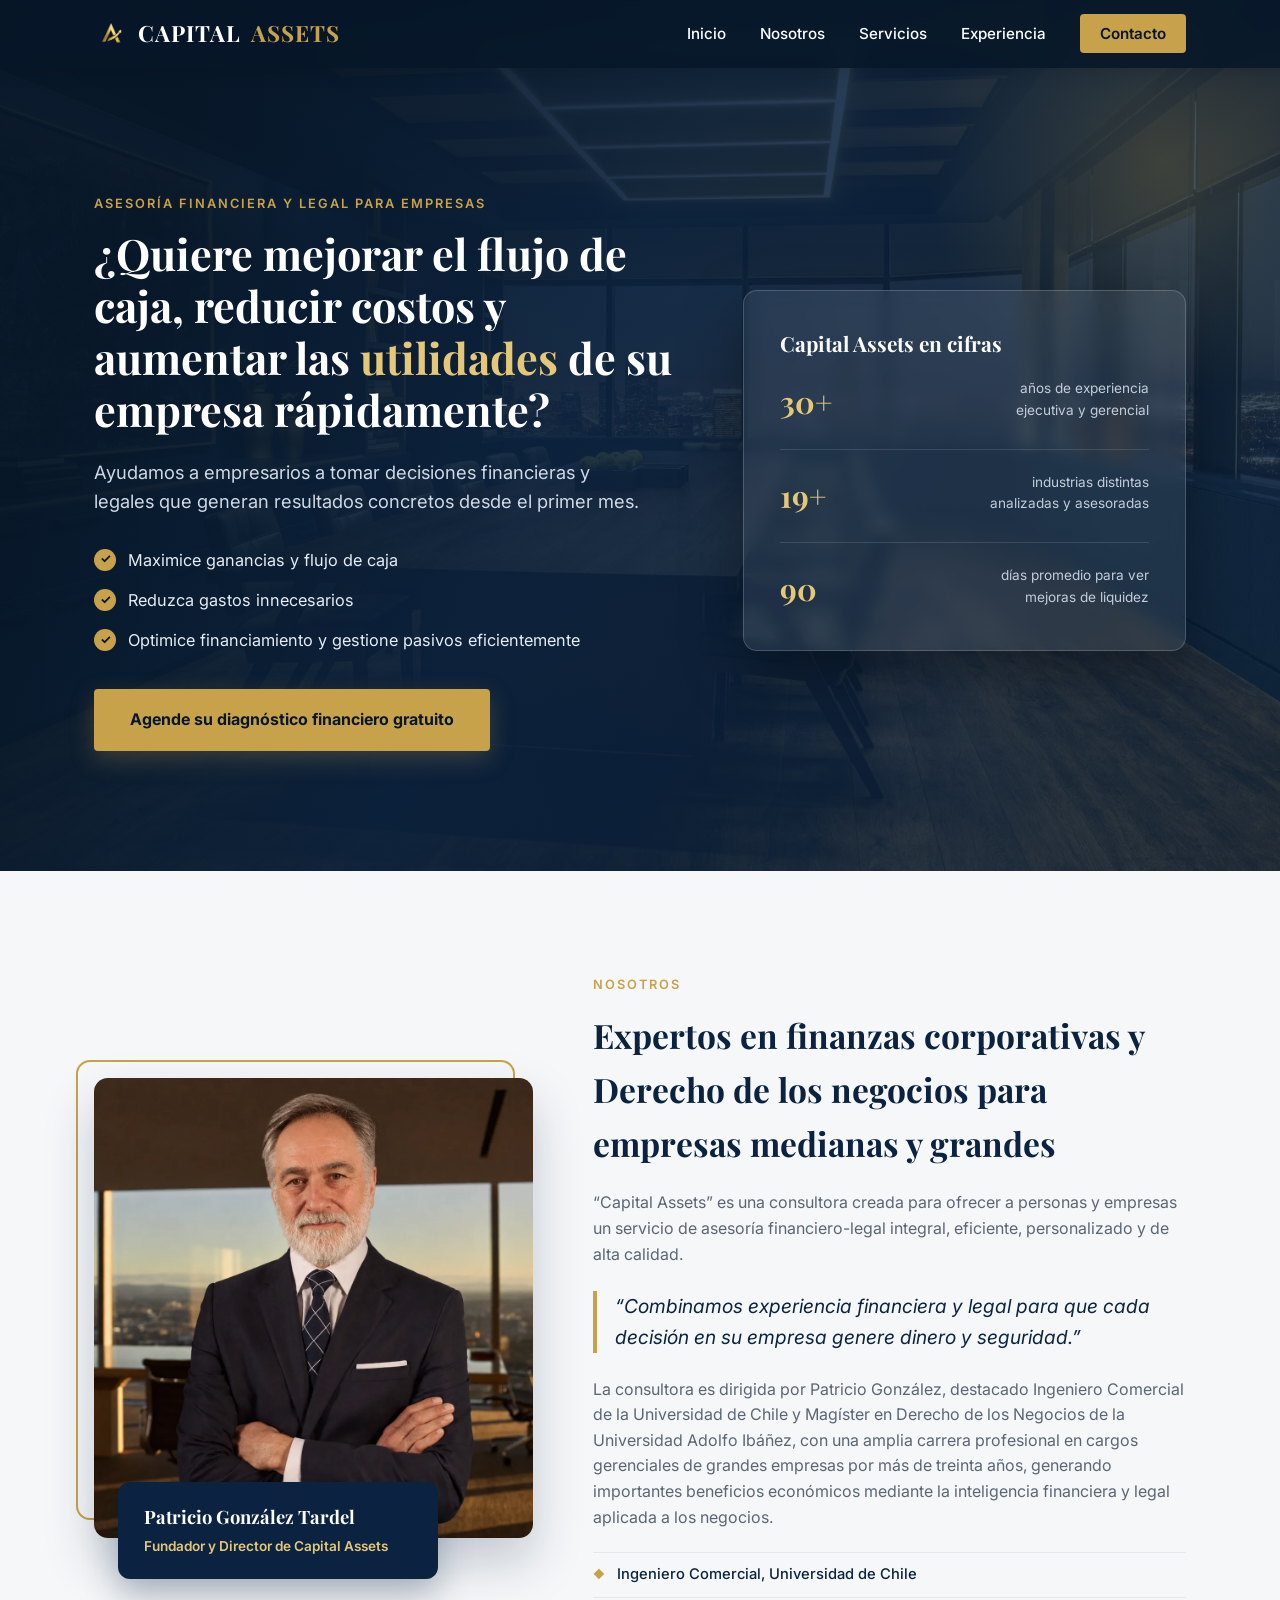
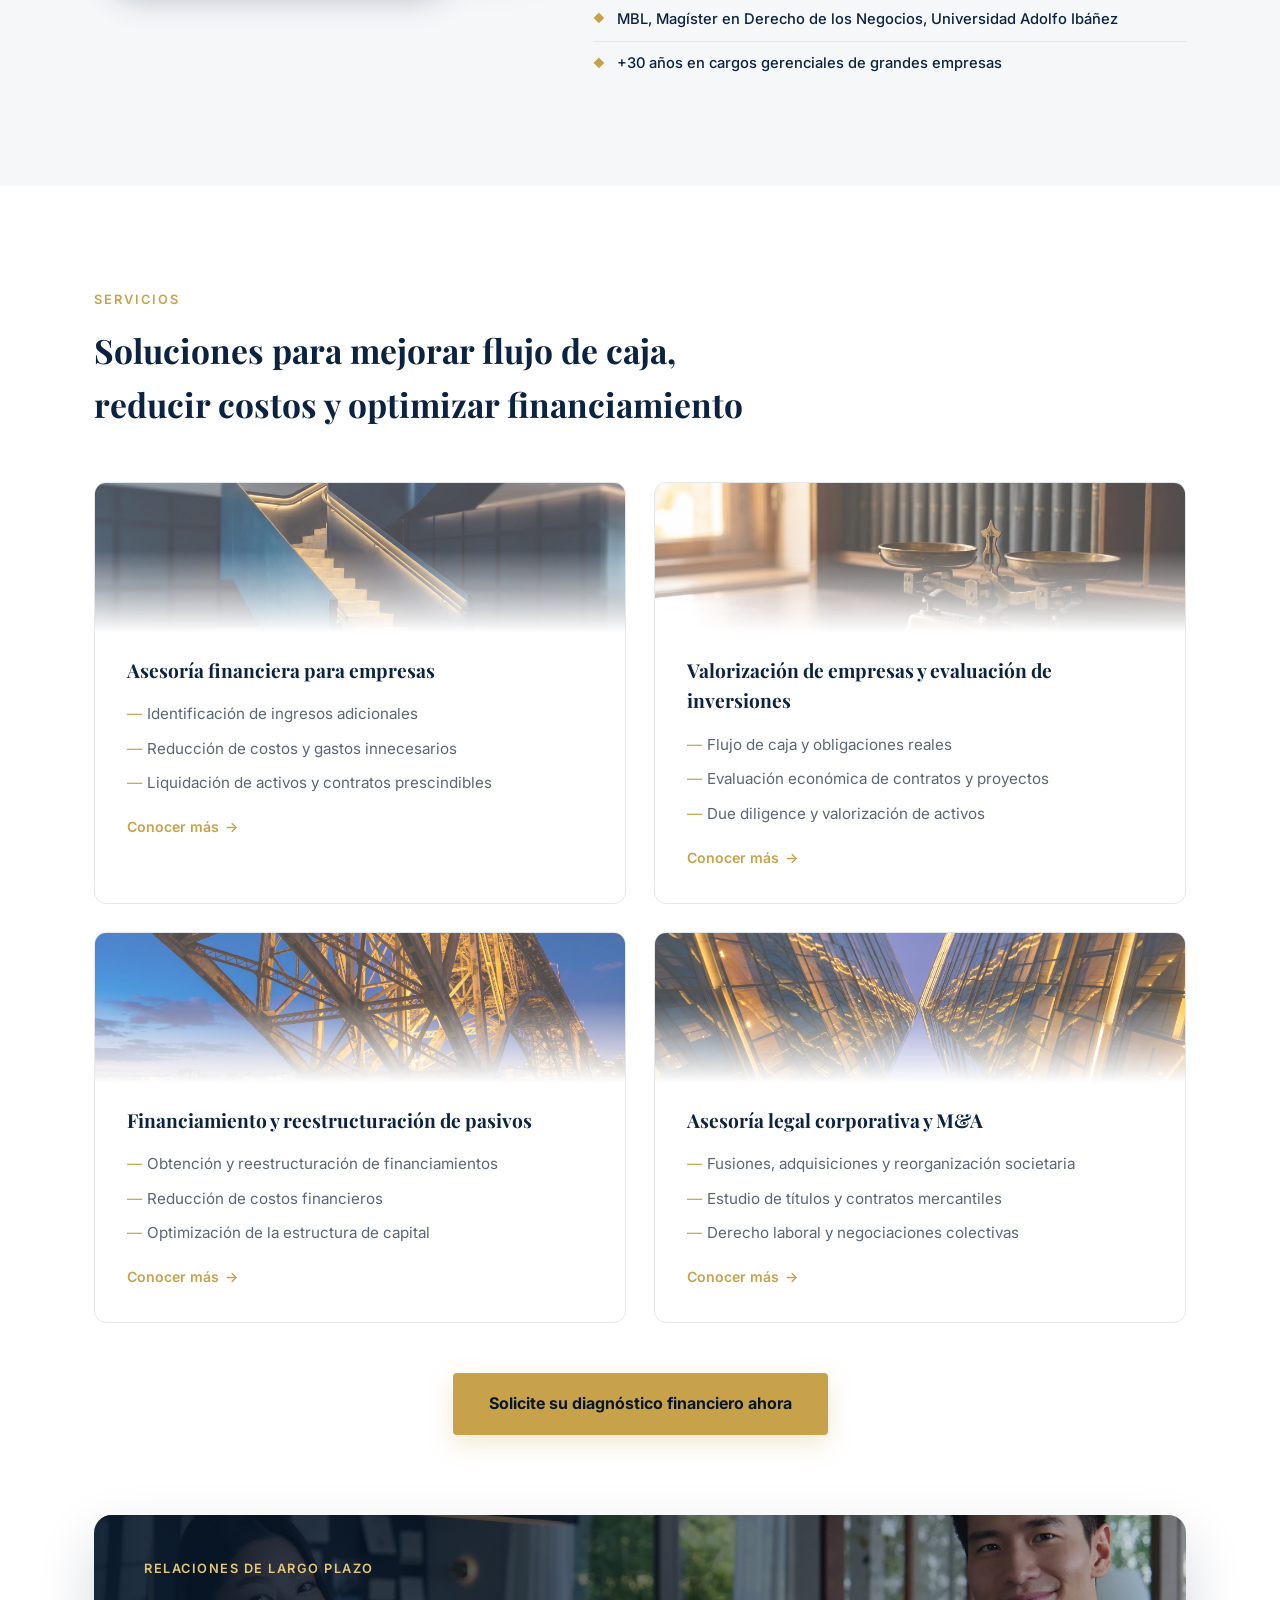
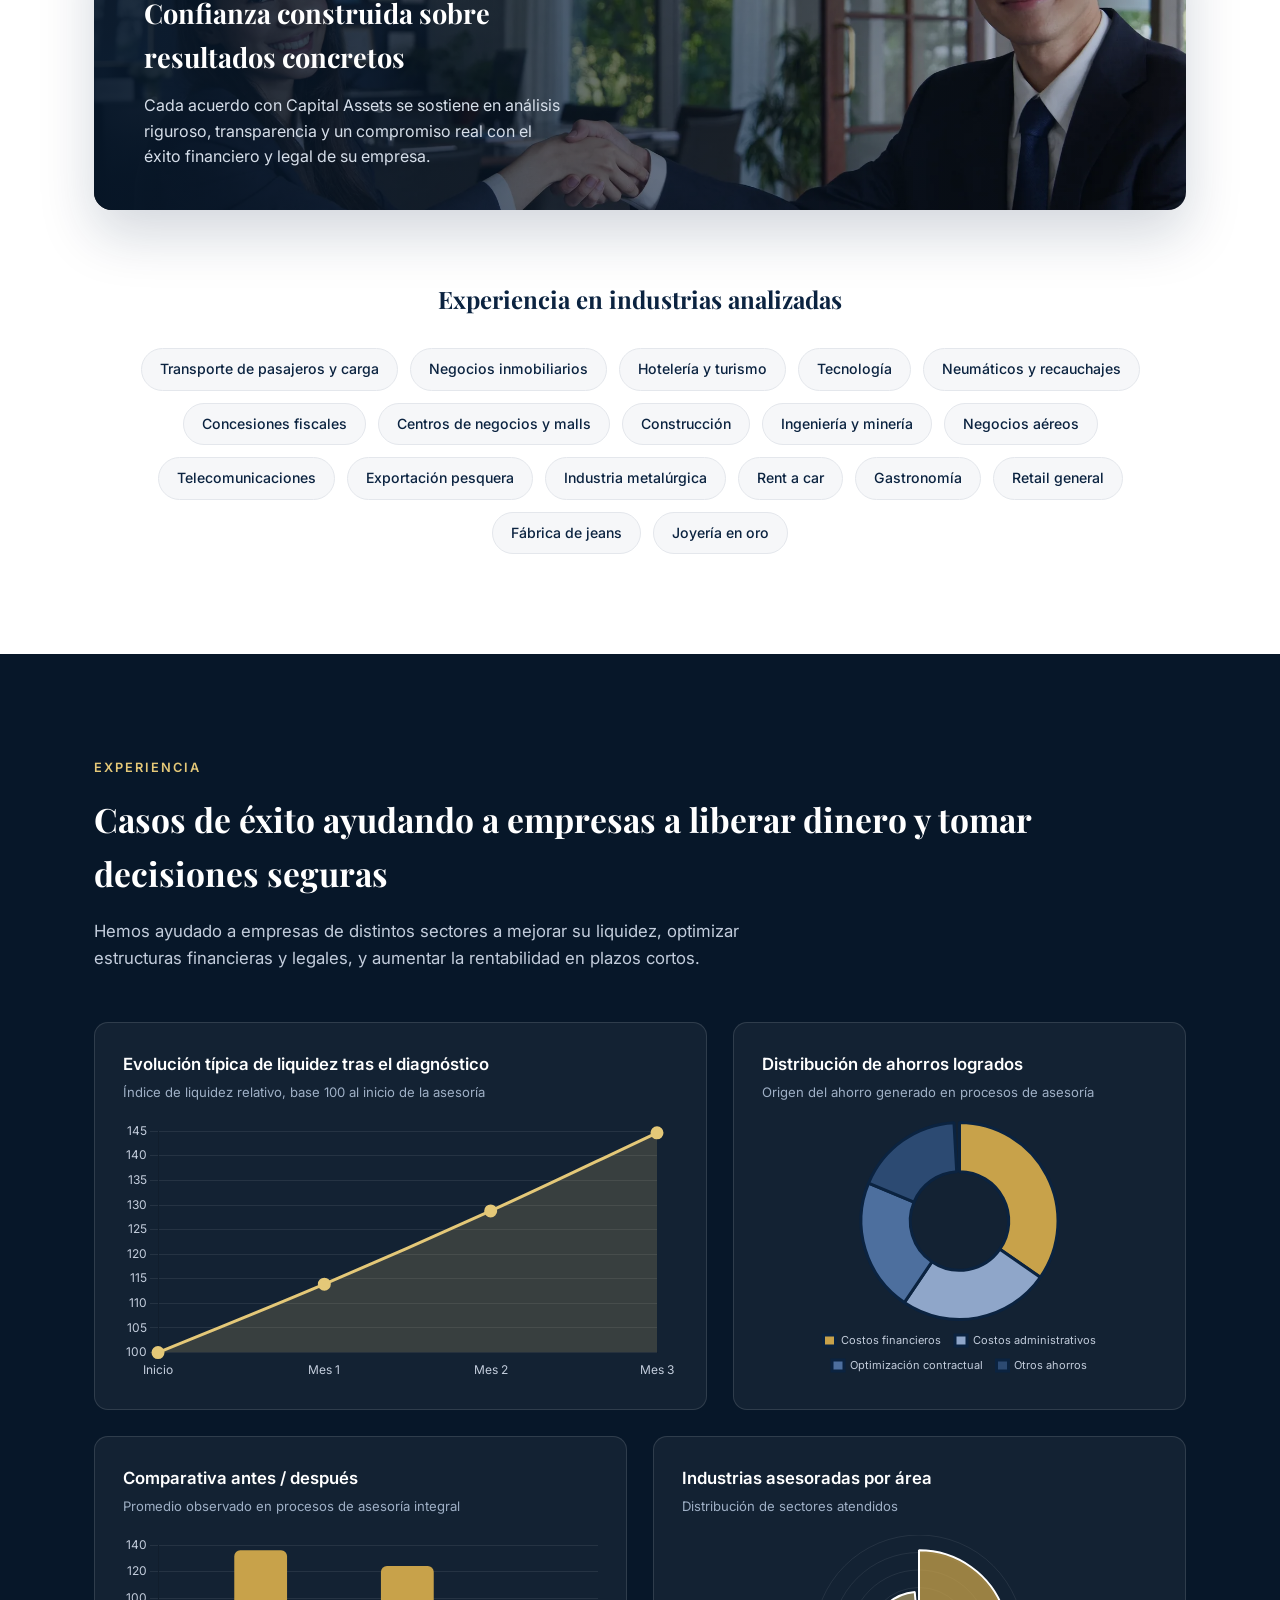
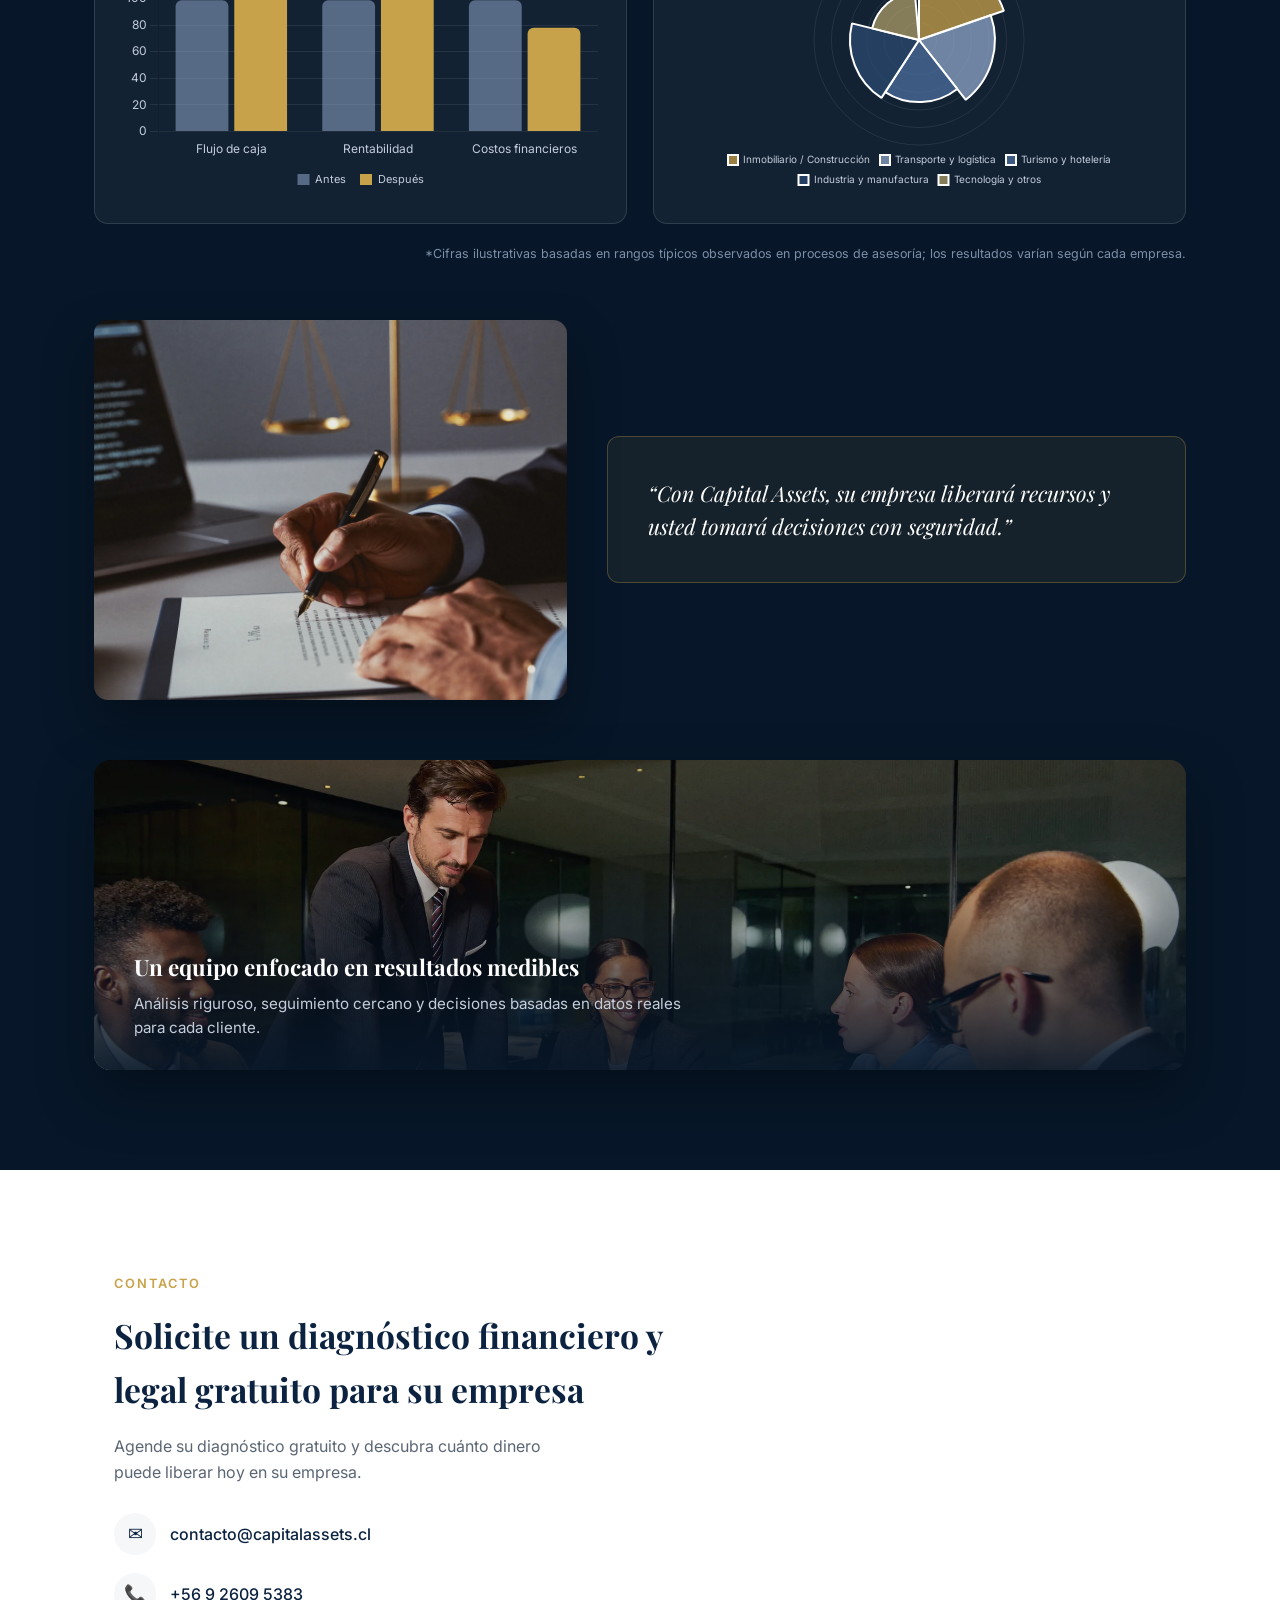
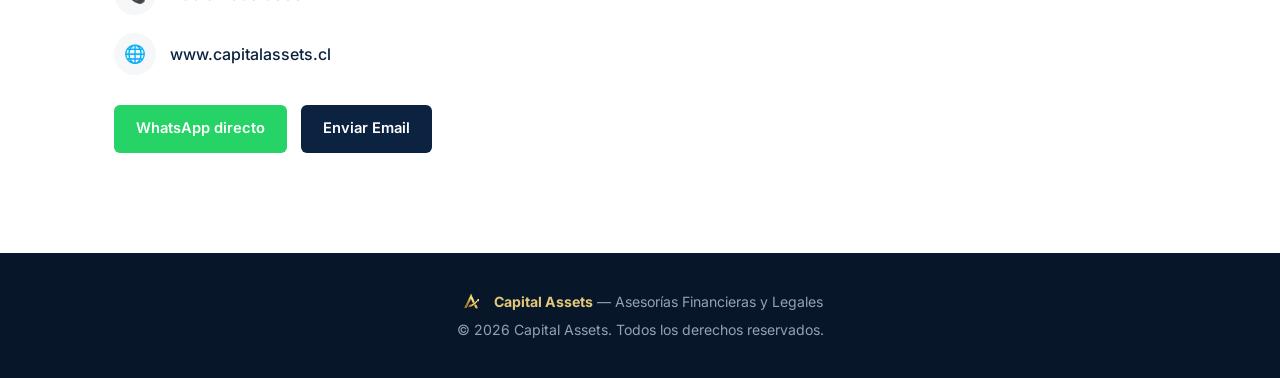
<file: index.html>
<!DOCTYPE html>
<html lang="es">
<head>
<meta charset="UTF-8">
<meta name="viewport" content="width=device-width, initial-scale=1.0">
<title>Asesoría Financiera y Legal para Empresas | Capital Assets</title>
<meta name="description" content="Mejore liquidez, reduzca costos y optimice financiamiento con asesoría financiera y legal para empresas en Chile. Solicite un diagnóstico gratuito.">
<meta name="robots" content="index, follow">
<meta name="author" content="Capital Assets">
<link rel="canonical" href="https://capitalassets.cl/">

<link rel="icon" type="image/png" href="img/logo.png">
<link rel="apple-touch-icon" href="img/logo.png">

<link rel="preload" as="image" href="img/foto-boardroom.webp" type="image/webp" fetchpriority="high">

<!-- Open Graph / Facebook -->
<meta property="og:type" content="website">
<meta property="og:url" content="https://capitalassets.cl/">
<meta property="og:title" content="Asesoría Financiera y Legal para Empresas | Capital Assets">
<meta property="og:description" content="Mejore liquidez, reduzca costos y optimice financiamiento con asesoría financiera y legal para empresas en Chile. Solicite un diagnóstico gratuito.">
<meta property="og:image" content="https://capitalassets.cl/img/foto-handshake.png">
<meta property="og:image:width" content="2048">
<meta property="og:image:height" content="1536">
<meta property="og:image:alt" content="Acuerdo de confianza entre asesor y cliente">
<meta property="og:locale" content="es_CL">
<meta property="og:site_name" content="Capital Assets">

<!-- Twitter Card -->
<meta name="twitter:card" content="summary_large_image">
<meta name="twitter:title" content="Asesoría Financiera y Legal para Empresas | Capital Assets">
<meta name="twitter:description" content="Mejore liquidez, reduzca costos y optimice financiamiento con asesoría financiera y legal para empresas en Chile. Solicite un diagnóstico gratuito.">
<meta name="twitter:image" content="https://capitalassets.cl/img/foto-handshake.png">
<meta name="twitter:image:alt" content="Acuerdo de confianza entre asesor y cliente">

<link rel="preconnect" href="https://fonts.googleapis.com">
<link href="https://fonts.googleapis.com/css2?family=Playfair+Display:wght@600;700;800&family=Inter:wght@400;500;600;700&display=swap" rel="stylesheet">

<link rel="stylesheet" href="css/style.css">

<script type="application/ld+json">
{
  "@context": "https://schema.org",
  "@type": "Organization",
  "@id": "https://capitalassets.cl/#organization",
  "name": "Capital Assets",
  "url": "https://capitalassets.cl/",
  "logo": "https://capitalassets.cl/img/logo.png",
  "image": "https://capitalassets.cl/img/foto-handshake.png",
  "telephone": "+56926095383",
  "email": "contacto@capitalassets.cl",
  "areaServed": "CL",
  "founder": {
    "@type": "Person",
    "name": "Patricio González Tardel"
  },
  "contactPoint": {
    "@type": "ContactPoint",
    "contactType": "customer service",
    "telephone": "+56926095383",
    "email": "contacto@capitalassets.cl",
    "areaServed": "CL",
    "availableLanguage": "Spanish"
  }
}
</script>
</head>
<body>

<header>
  <div class="nav-wrap">
    <a href="#inicio" class="logo"><img src="img/logo-transparent.png" alt="" class="brand-logo" width="34" height="34">CAPITAL <span>ASSETS</span></a>
    <button class="burger" id="burgerBtn" aria-label="Abrir menú de navegación" aria-controls="navMenu" aria-expanded="false">☰</button>
    <nav>
      <ul id="navMenu">
        <li><a href="#inicio">Inicio</a></li>
        <li><a href="#nosotros">Nosotros</a></li>
        <li><a href="#servicios">Servicios</a></li>
        <li><a href="#experiencia">Experiencia</a></li>
        <li><a href="#contacto" class="nav-cta">Contacto</a></li>
      </ul>
    </nav>
  </div>
</header>

<!-- INICIO -->
<section class="hero" id="inicio">
  <div class="hero-bg"></div>
  <div class="container hero-grid">
    <div>
      <span class="section-tag">Asesoría financiera y legal para empresas</span>
      <h1>¿Quiere mejorar el flujo de caja, reducir costos y aumentar las <em>utilidades</em> de su empresa rápidamente?</h1>
      <p class="lead">Ayudamos a empresarios a tomar decisiones financieras y legales que generan resultados concretos desde el primer mes.</p>
      <ul class="benefits">
        <li>Maximice ganancias y flujo de caja</li>
        <li>Reduzca gastos innecesarios</li>
        <li>Optimice financiamiento y gestione pasivos eficientemente</li>
      </ul>
      <a href="#contacto" class="btn">Agende su diagnóstico financiero gratuito</a>
    </div>
    <div class="hero-card">
      <h3>Capital Assets en cifras</h3>
      <div class="stat-row">
        <div class="stat-num"><span class="counter" data-target="30" data-suffix="+">0</span></div>
        <div class="stat-label">años de experiencia ejecutiva y gerencial</div>
      </div>
      <div class="stat-row">
        <div class="stat-num"><span class="counter" data-target="19" data-suffix="+">0</span></div>
        <div class="stat-label">industrias distintas analizadas y asesoradas</div>
      </div>
      <div class="stat-row">
        <div class="stat-num"><span class="counter" data-target="90">0</span></div>
        <div class="stat-label">días promedio para ver mejoras de liquidez</div>
      </div>
    </div>
  </div>
</section>

<!-- NOSOTROS -->
<section class="about" id="nosotros">
  <div class="container about-grid">
    <div class="reveal">
      <div class="about-photo-wrap">
        <div class="about-photo">
          <picture>
            <source srcset="img/foto-director.webp" type="image/webp">
            <img src="img/foto-director.png" alt="Patricio González Tardel, Director de Capital Assets" width="1448" height="1086" loading="lazy" decoding="async">
          </picture>
        </div>
      </div>
      <div class="profile-tag">
        <h3>Patricio González Tardel</h3>
        <span>Fundador y Director de Capital Assets</span>
      </div>
    </div>
    <div class="reveal">
      <span class="section-tag">Nosotros</span>
      <h2>Expertos en finanzas corporativas y Derecho de los negocios para empresas medianas y grandes</h2>
      <p>“Capital Assets” es una consultora creada para ofrecer a personas y empresas un servicio de asesoría financiero-legal integral, eficiente, personalizado y de alta calidad.</p>
      <p class="highlight-msg">“Combinamos experiencia financiera y legal para que cada decisión en su empresa genere dinero y seguridad.”</p>
      <p>La consultora es dirigida por Patricio González, destacado Ingeniero Comercial de la Universidad de Chile y Magíster en Derecho de los Negocios de la Universidad Adolfo Ibáñez, con una amplia carrera profesional en cargos gerenciales de grandes empresas por más de treinta años, generando importantes beneficios económicos mediante la inteligencia financiera y legal aplicada a los negocios.</p>
      <ul class="credentials">
        <li>Ingeniero Comercial, Universidad de Chile</li>
        <li>MBL, Magíster en Derecho de los Negocios, Universidad Adolfo Ibáñez</li>
        <li>+30 años en cargos gerenciales de grandes empresas</li>
      </ul>
    </div>
  </div>
</section>

<!-- SERVICIOS -->
<section id="servicios">
  <div class="container">
    <span class="section-tag reveal">Servicios</span>
    <h2 class="services-intro reveal" style="font-size:2.1rem;">Soluciones para mejorar flujo de caja, reducir costos y optimizar financiamiento</h2>

    <div class="services-grid">
      <a href="asesoria-financiera-empresas/" class="service-card reveal">
        <div class="service-card-banner">
          <picture>
            <source srcset="img/svc-asesoria-financiera.webp" type="image/webp">
            <img src="img/svc-asesoria-financiera.png" alt="" width="1920" height="1072" loading="lazy" decoding="async">
          </picture>
        </div>
        <h3>Asesoría financiera para empresas</h3>
        <ul>
          <li>Identificación de ingresos adicionales</li>
          <li>Reducción de costos y gastos innecesarios</li>
          <li>Liquidación de activos y contratos prescindibles</li>
        </ul>
        <span class="service-card-more">Conocer más <span class="arrow">→</span></span>
      </a>
      <a href="valorizacion-empresas-due-diligence/" class="service-card reveal">
        <div class="service-card-banner">
          <picture>
            <source srcset="img/svc-valorizacion-due-diligence.webp" type="image/webp">
            <img src="img/svc-valorizacion-due-diligence.png" alt="" width="1920" height="1072" loading="lazy" decoding="async">
          </picture>
        </div>
        <h3>Valorización de empresas y evaluación de inversiones</h3>
        <ul>
          <li>Flujo de caja y obligaciones reales</li>
          <li>Evaluación económica de contratos y proyectos</li>
          <li>Due diligence y valorización de activos</li>
        </ul>
        <span class="service-card-more">Conocer más <span class="arrow">→</span></span>
      </a>
      <a href="financiamiento-reestructuracion-pasivos/" class="service-card reveal">
        <div class="service-card-banner">
          <picture>
            <source srcset="img/svc-financiamiento-pasivos.webp" type="image/webp">
            <img src="img/svc-financiamiento-pasivos.png" alt="" width="1920" height="1072" loading="lazy" decoding="async">
          </picture>
        </div>
        <h3>Financiamiento y reestructuración de pasivos</h3>
        <ul>
          <li>Obtención y reestructuración de financiamientos</li>
          <li>Reducción de costos financieros</li>
          <li>Optimización de la estructura de capital</li>
        </ul>
        <span class="service-card-more">Conocer más <span class="arrow">→</span></span>
      </a>
      <a href="asesoria-legal-corporativa/" class="service-card reveal">
        <div class="service-card-banner">
          <picture>
            <source srcset="img/svc-legal-ma.webp" type="image/webp">
            <img src="img/svc-legal-ma.png" alt="" width="1920" height="1072" loading="lazy" decoding="async">
          </picture>
        </div>
        <h3>Asesoría legal corporativa y M&amp;A</h3>
        <ul>
          <li>Fusiones, adquisiciones y reorganización societaria</li>
          <li>Estudio de títulos y contratos mercantiles</li>
          <li>Derecho laboral y negociaciones colectivas</li>
        </ul>
        <span class="service-card-more">Conocer más <span class="arrow">→</span></span>
      </a>
    </div>

    <div class="services-cta">
      <a href="#contacto" class="btn">Solicite su diagnóstico financiero ahora</a>
    </div>

    <div class="trust-banner reveal">
      <picture>
        <source srcset="img/foto-handshake.webp" type="image/webp">
        <img src="img/foto-handshake.png" alt="Acuerdo de confianza entre asesor y cliente" width="2048" height="1536" loading="lazy" decoding="async">
      </picture>
      <div class="trust-banner-text">
        <span>Relaciones de largo plazo</span>
        <h3>Confianza construida sobre resultados concretos</h3>
        <p>Cada acuerdo con Capital Assets se sostiene en análisis riguroso, transparencia y un compromiso real con el éxito financiero y legal de su empresa.</p>
      </div>
    </div>

    <div class="industries">
      <h3 class="reveal">Experiencia en industrias analizadas</h3>
      <div class="industry-tags reveal">
        <span>Transporte de pasajeros y carga</span>
        <span>Negocios inmobiliarios</span>
        <span>Hotelería y turismo</span>
        <span>Tecnología</span>
        <span>Neumáticos y recauchajes</span>
        <span>Concesiones fiscales</span>
        <span>Centros de negocios y malls</span>
        <span>Construcción</span>
        <span>Ingeniería y minería</span>
        <span>Negocios aéreos</span>
        <span>Telecomunicaciones</span>
        <span>Exportación pesquera</span>
        <span>Industria metalúrgica</span>
        <span>Rent a car</span>
        <span>Gastronomía</span>
        <span>Retail general</span>
        <span>Fábrica de jeans</span>
        <span>Joyería en oro</span>
      </div>
    </div>
  </div>
</section>

<!-- EXPERIENCIA -->
<section class="experience" id="experiencia">
  <div class="container">
    <span class="section-tag reveal">Experiencia</span>
    <h2 class="reveal">Casos de éxito ayudando a empresas a liberar dinero y tomar decisiones seguras</h2>
    <p class="intro-text reveal">Hemos ayudado a empresas de distintos sectores a mejorar su liquidez, optimizar estructuras financieras y legales, y aumentar la rentabilidad en plazos cortos.</p>

    <div class="charts-grid reveal">
      <div class="chart-card">
        <h4>Evolución típica de liquidez tras el diagnóstico</h4>
        <div class="chart-sub">Índice de liquidez relativo, base 100 al inicio de la asesoría</div>
        <div class="chart-box"><canvas id="chartLiquidez"></canvas></div>
      </div>
      <div class="chart-card">
        <h4>Distribución de ahorros logrados</h4>
        <div class="chart-sub">Origen del ahorro generado en procesos de asesoría</div>
        <div class="chart-box"><canvas id="chartAhorros"></canvas></div>
      </div>
    </div>
    <div class="charts-grid-2 reveal">
      <div class="chart-card">
        <h4>Comparativa antes / después</h4>
        <div class="chart-sub">Promedio observado en procesos de asesoría integral</div>
        <div class="chart-box"><canvas id="chartComparativa"></canvas></div>
      </div>
      <div class="chart-card">
        <h4>Industrias asesoradas por área</h4>
        <div class="chart-sub">Distribución de sectores atendidos</div>
        <div class="chart-box"><canvas id="chartIndustrias"></canvas></div>
      </div>
    </div>
    <p class="chart-caption reveal">*Cifras ilustrativas basadas en rangos típicos observados en procesos de asesoría; los resultados varían según cada empresa.</p>

    <div class="proof-grid reveal">
      <div class="proof-photo">
        <picture>
          <source srcset="img/foto-contrato.webp" type="image/webp">
          <img src="img/foto-contrato.png" alt="Firma de contrato con seguridad jurídica" width="2048" height="1536" loading="lazy" decoding="async">
        </picture>
      </div>
      <div class="testimonial">
        <p>“Con Capital Assets, su empresa liberará recursos y usted tomará decisiones con seguridad.”</p>
      </div>
    </div>

    <div class="team-strip reveal">
      <picture>
        <source srcset="img/foto-equipo.webp" type="image/webp">
        <img src="img/foto-equipo.png" alt="Equipo de asesores analizando estrategia financiera" width="2048" height="1536" loading="lazy" decoding="async">
      </picture>
      <div class="team-strip-text">
        <h3>Un equipo enfocado en resultados medibles</h3>
        <p>Análisis riguroso, seguimiento cercano y decisiones basadas en datos reales para cada cliente.</p>
      </div>
    </div>
  </div>
</section>

<!-- CONTACTO -->
<section id="contacto">
  <div class="container contact-grid">
    <div class="contact-info reveal">
      <span class="section-tag">Contacto</span>
      <h2>Solicite un diagnóstico financiero y legal gratuito para su empresa</h2>
      <p>Agende su diagnóstico gratuito y descubra cuánto dinero puede liberar hoy en su empresa.</p>
      <ul class="contact-methods">
        <li><span class="ico">✉</span> contacto@capitalassets.cl</li>
        <li><span class="ico">📞</span> <a href="tel:+56926095383" style="color:inherit;text-decoration:none;">+56 9 2609 5383</a></li>
        <li><span class="ico">🌐</span> www.capitalassets.cl</li>
      </ul>
      <div class="direct-buttons">
        <a href="https://wa.me/56926095383" class="btn-whatsapp" target="_blank" rel="noopener">WhatsApp directo</a>
        <a href="mailto:contacto@capitalassets.cl" class="btn-email">Enviar Email</a>
      </div>
    </div>
    <div class="contact-logo reveal">
      <img src="img/logotype-transparent.png" alt="Capital Assets" class="brand-logo" width="440" height="440" loading="lazy" decoding="async">
    </div>
  </div>
</section>

<footer>
  <div class="container">
    <div class="footer-brand">
      <img src="img/logo-transparent.png" alt="" class="brand-logo" width="26" height="26" loading="lazy" decoding="async">
      <p><strong>Capital Assets</strong> — Asesorías Financieras y Legales</p>
    </div>
    <p>© <span id="year"></span> Capital Assets. Todos los derechos reservados.</p>
  </div>
</footer>

<script src="js/main.js" defer></script>

</body>
</html>
</file>
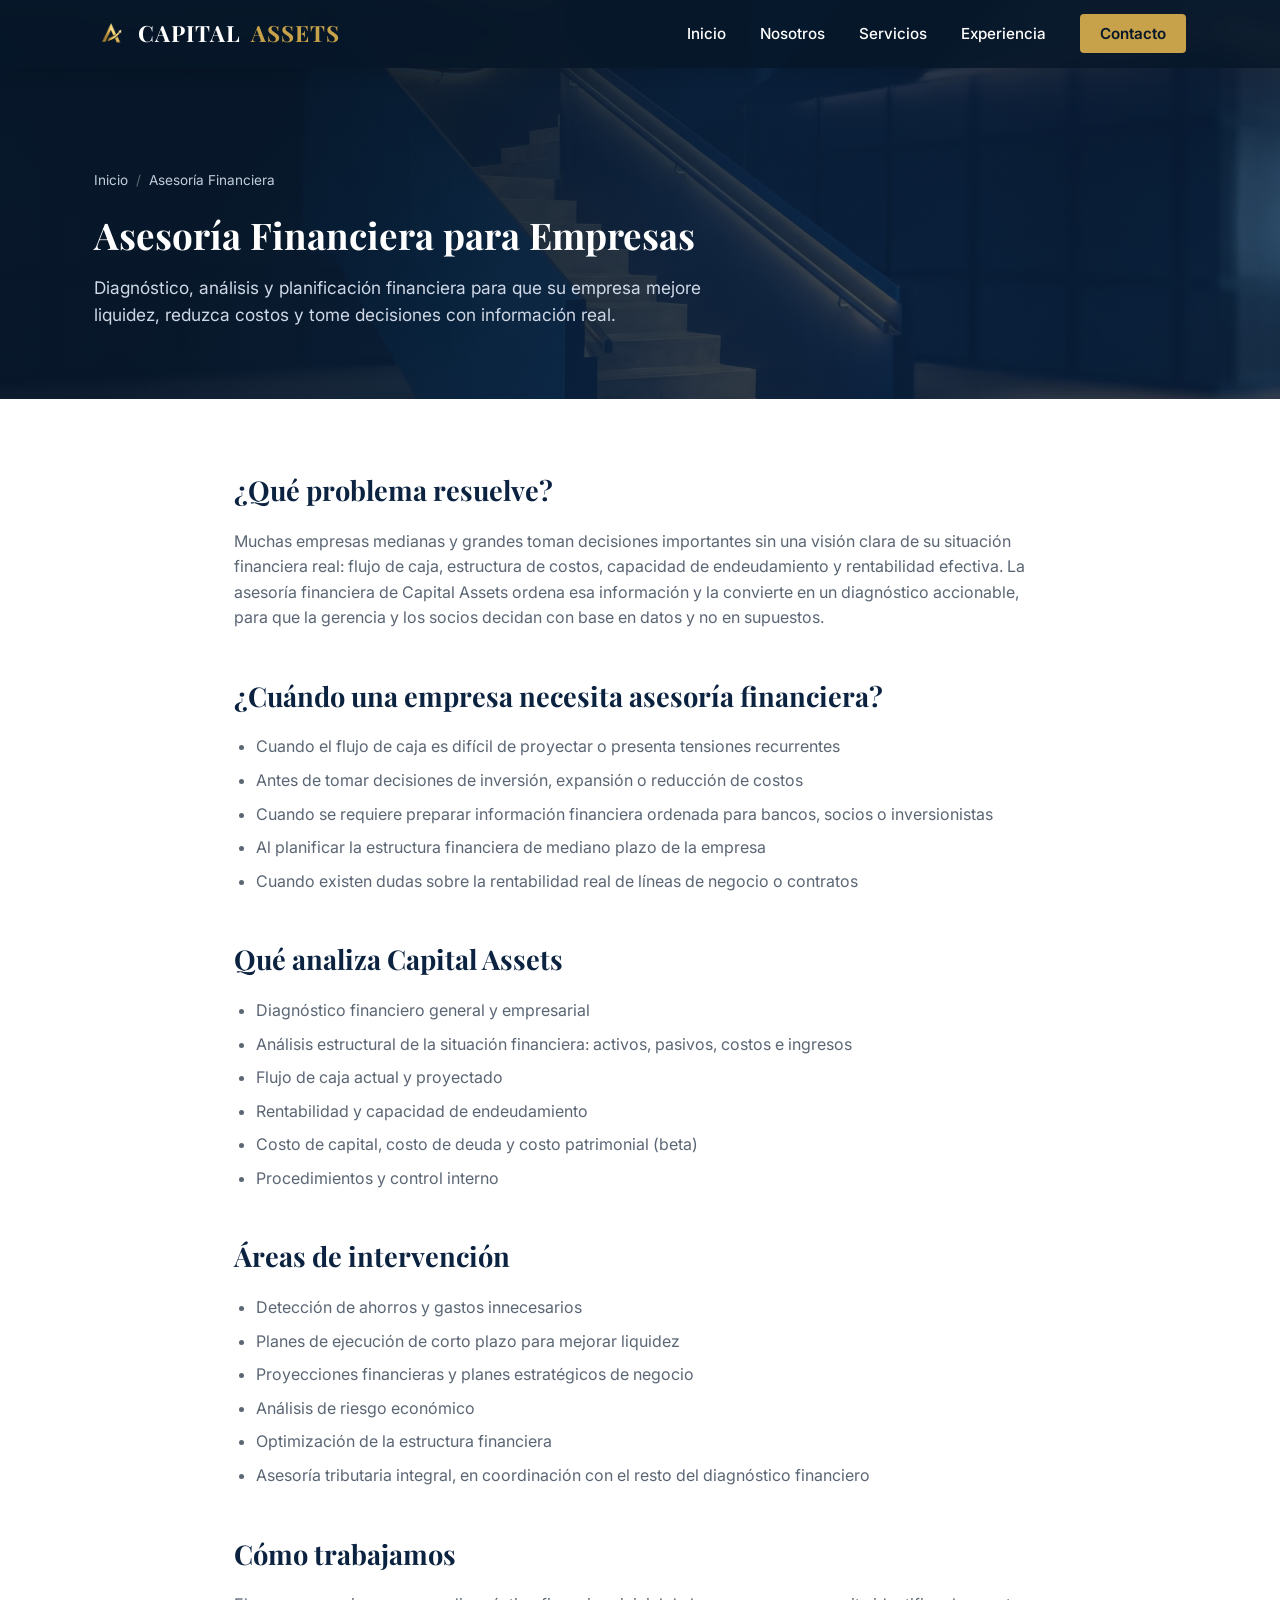
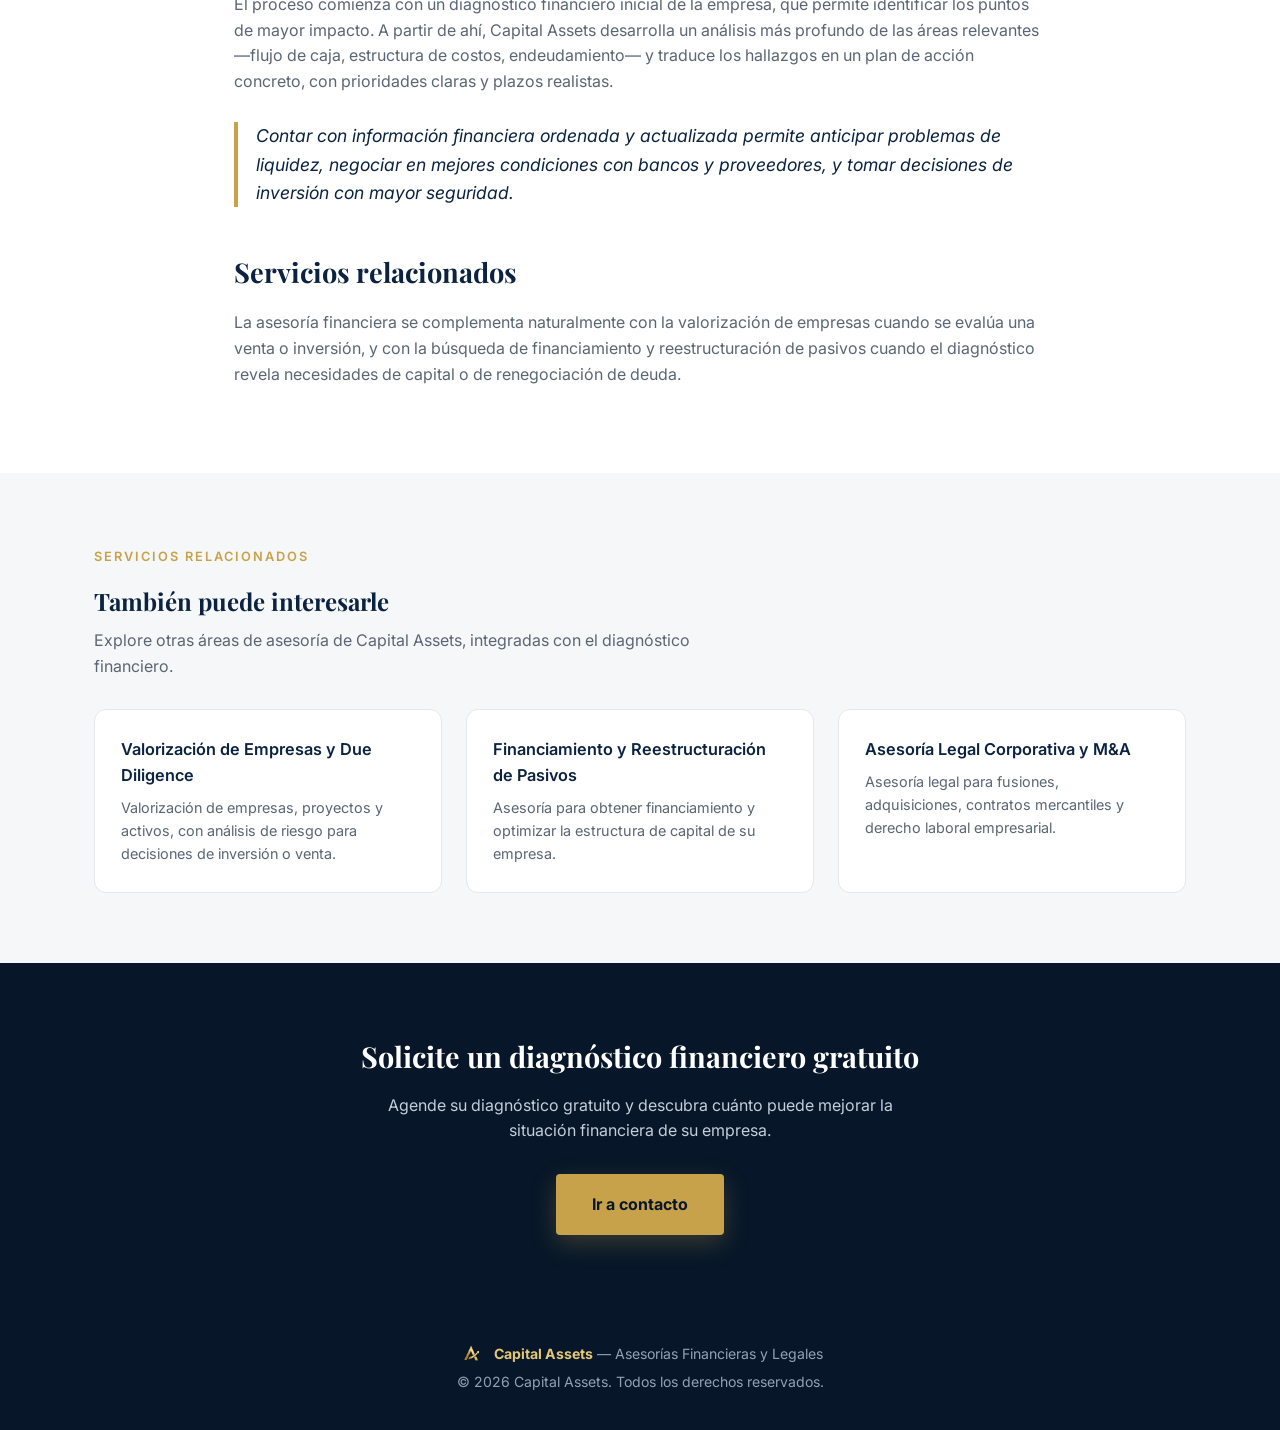
<file: asesoria-financiera-empresas/index.html>
<!DOCTYPE html>
<html lang="es">
<head>
<meta charset="UTF-8">
<meta name="viewport" content="width=device-width, initial-scale=1.0">
<title>Diagnóstico y Asesoría Financiera para Empresas | Capital Assets</title>
<meta name="description" content="Diagnóstico financiero, flujo de caja, análisis de costos y planificación estratégica para empresas en Chile. Asesoría financiera integral con Capital Assets.">
<meta name="robots" content="index, follow">
<meta name="author" content="Capital Assets">
<link rel="canonical" href="https://capitalassets.cl/asesoria-financiera-empresas/">

<link rel="icon" type="image/png" href="../img/logo.png">
<link rel="apple-touch-icon" href="../img/logo.png">

<!-- Open Graph / Facebook -->
<meta property="og:type" content="website">
<meta property="og:url" content="https://capitalassets.cl/asesoria-financiera-empresas/">
<meta property="og:title" content="Diagnóstico y Asesoría Financiera para Empresas | Capital Assets">
<meta property="og:description" content="Diagnóstico financiero, flujo de caja, análisis de costos y planificación estratégica para empresas en Chile. Asesoría financiera integral con Capital Assets.">
<meta property="og:image" content="https://capitalassets.cl/img/svc-asesoria-financiera.webp">
<meta property="og:image:alt" content="Escalera arquitectónica ascendente en tonos azul marino y dorado, símbolo de crecimiento financiero estructurado">
<meta property="og:locale" content="es_CL">
<meta property="og:site_name" content="Capital Assets">

<!-- Twitter Card -->
<meta name="twitter:card" content="summary_large_image">
<meta name="twitter:title" content="Diagnóstico y Asesoría Financiera para Empresas | Capital Assets">
<meta name="twitter:description" content="Diagnóstico financiero, flujo de caja, análisis de costos y planificación estratégica para empresas en Chile. Asesoría financiera integral con Capital Assets.">
<meta name="twitter:image" content="https://capitalassets.cl/img/svc-asesoria-financiera.webp">
<meta name="twitter:image:alt" content="Escalera arquitectónica ascendente en tonos azul marino y dorado, símbolo de crecimiento financiero estructurado">

<link rel="preconnect" href="https://fonts.googleapis.com">
<link href="https://fonts.googleapis.com/css2?family=Playfair+Display:wght@600;700;800&family=Inter:wght@400;500;600;700&display=swap" rel="stylesheet">

<link rel="stylesheet" href="../css/style.css">

<script type="application/ld+json">
{
  "@context": "https://schema.org",
  "@graph": [
    {
      "@type": "Service",
      "@id": "https://capitalassets.cl/asesoria-financiera-empresas/#service",
      "name": "Asesoría Financiera para Empresas",
      "serviceType": "Asesoría financiera empresarial",
      "description": "Diagnóstico financiero, análisis de flujo de caja, estructura de costos y planificación financiera estratégica para empresas.",
      "url": "https://capitalassets.cl/asesoria-financiera-empresas/",
      "provider": { "@id": "https://capitalassets.cl/#organization" },
      "areaServed": "CL"
    },
    {
      "@type": "BreadcrumbList",
      "itemListElement": [
        { "@type": "ListItem", "position": 1, "name": "Inicio", "item": "https://capitalassets.cl/" },
        { "@type": "ListItem", "position": 2, "name": "Asesoría Financiera para Empresas", "item": "https://capitalassets.cl/asesoria-financiera-empresas/" }
      ]
    }
  ]
}
</script>
</head>
<body>

<header>
  <div class="nav-wrap">
    <a href="../" class="logo"><img src="../img/logo-transparent.png" alt="" class="brand-logo" width="34" height="34">CAPITAL <span>ASSETS</span></a>
    <button class="burger" id="burgerBtn" aria-label="Abrir menú de navegación" aria-controls="navMenu" aria-expanded="false">☰</button>
    <nav>
      <ul id="navMenu">
        <li><a href="../#inicio">Inicio</a></li>
        <li><a href="../#nosotros">Nosotros</a></li>
        <li><a href="../#servicios">Servicios</a></li>
        <li><a href="../#experiencia">Experiencia</a></li>
        <li><a href="../#contacto" class="nav-cta">Contacto</a></li>
      </ul>
    </nav>
  </div>
</header>

<section class="page-hero">
  <div class="page-hero-bg page-hero-bg--financiera"></div>
  <div class="container">
    <p class="breadcrumb"><a href="../">Inicio</a><span class="sep">/</span>Asesoría Financiera</p>
    <h1>Asesoría Financiera para Empresas</h1>
    <p class="lead">Diagnóstico, análisis y planificación financiera para que su empresa mejore liquidez, reduzca costos y tome decisiones con información real.</p>
  </div>
</section>

<section class="content-section">
  <div class="container">
    <h2>¿Qué problema resuelve?</h2>
    <p>Muchas empresas medianas y grandes toman decisiones importantes sin una visión clara de su situación financiera real: flujo de caja, estructura de costos, capacidad de endeudamiento y rentabilidad efectiva. La asesoría financiera de Capital Assets ordena esa información y la convierte en un diagnóstico accionable, para que la gerencia y los socios decidan con base en datos y no en supuestos.</p>

    <h2>¿Cuándo una empresa necesita asesoría financiera?</h2>
    <ul>
      <li>Cuando el flujo de caja es difícil de proyectar o presenta tensiones recurrentes</li>
      <li>Antes de tomar decisiones de inversión, expansión o reducción de costos</li>
      <li>Cuando se requiere preparar información financiera ordenada para bancos, socios o inversionistas</li>
      <li>Al planificar la estructura financiera de mediano plazo de la empresa</li>
      <li>Cuando existen dudas sobre la rentabilidad real de líneas de negocio o contratos</li>
    </ul>

    <h2>Qué analiza Capital Assets</h2>
    <ul>
      <li>Diagnóstico financiero general y empresarial</li>
      <li>Análisis estructural de la situación financiera: activos, pasivos, costos e ingresos</li>
      <li>Flujo de caja actual y proyectado</li>
      <li>Rentabilidad y capacidad de endeudamiento</li>
      <li>Costo de capital, costo de deuda y costo patrimonial (beta)</li>
      <li>Procedimientos y control interno</li>
    </ul>

    <h2>Áreas de intervención</h2>
    <ul>
      <li>Detección de ahorros y gastos innecesarios</li>
      <li>Planes de ejecución de corto plazo para mejorar liquidez</li>
      <li>Proyecciones financieras y planes estratégicos de negocio</li>
      <li>Análisis de riesgo económico</li>
      <li>Optimización de la estructura financiera</li>
      <li>Asesoría tributaria integral, en coordinación con el resto del diagnóstico financiero</li>
    </ul>

    <h2>Cómo trabajamos</h2>
    <p>El proceso comienza con un diagnóstico financiero inicial de la empresa, que permite identificar los puntos de mayor impacto. A partir de ahí, Capital Assets desarrolla un análisis más profundo de las áreas relevantes —flujo de caja, estructura de costos, endeudamiento— y traduce los hallazgos en un plan de acción concreto, con prioridades claras y plazos realistas.</p>

    <p class="highlight-msg">Contar con información financiera ordenada y actualizada permite anticipar problemas de liquidez, negociar en mejores condiciones con bancos y proveedores, y tomar decisiones de inversión con mayor seguridad.</p>

    <h2>Servicios relacionados</h2>
    <p>La asesoría financiera se complementa naturalmente con la <a href="../valorizacion-empresas-due-diligence/">valorización de empresas</a> cuando se evalúa una venta o inversión, y con la <a href="../financiamiento-reestructuracion-pasivos/">búsqueda de financiamiento y reestructuración de pasivos</a> cuando el diagnóstico revela necesidades de capital o de renegociación de deuda.</p>
  </div>
</section>

<section class="related-services">
  <div class="container">
    <span class="section-tag reveal">Servicios relacionados</span>
    <h2 class="reveal">También puede interesarle</h2>
    <p>Explore otras áreas de asesoría de Capital Assets, integradas con el diagnóstico financiero.</p>
    <div class="related-grid reveal">
      <a href="../valorizacion-empresas-due-diligence/" class="related-card">
        <h3>Valorización de Empresas y Due Diligence</h3>
        <p>Valorización de empresas, proyectos y activos, con análisis de riesgo para decisiones de inversión o venta.</p>
      </a>
      <a href="../financiamiento-reestructuracion-pasivos/" class="related-card">
        <h3>Financiamiento y Reestructuración de Pasivos</h3>
        <p>Asesoría para obtener financiamiento y optimizar la estructura de capital de su empresa.</p>
      </a>
      <a href="../asesoria-legal-corporativa/" class="related-card">
        <h3>Asesoría Legal Corporativa y M&amp;A</h3>
        <p>Asesoría legal para fusiones, adquisiciones, contratos mercantiles y derecho laboral empresarial.</p>
      </a>
    </div>
  </div>
</section>

<section class="page-cta">
  <div class="container">
    <h2>Solicite un diagnóstico financiero gratuito</h2>
    <p>Agende su diagnóstico gratuito y descubra cuánto puede mejorar la situación financiera de su empresa.</p>
    <a href="../#contacto" class="btn">Ir a contacto</a>
  </div>
</section>

<footer>
  <div class="container">
    <div class="footer-brand">
      <img src="../img/logo-transparent.png" alt="" class="brand-logo" width="26" height="26" loading="lazy" decoding="async">
      <p><strong>Capital Assets</strong> — Asesorías Financieras y Legales</p>
    </div>
    <p>© <span id="year"></span> Capital Assets. Todos los derechos reservados.</p>
  </div>
</footer>

<script src="../js/main.js" defer></script>

</body>
</html>
</file>
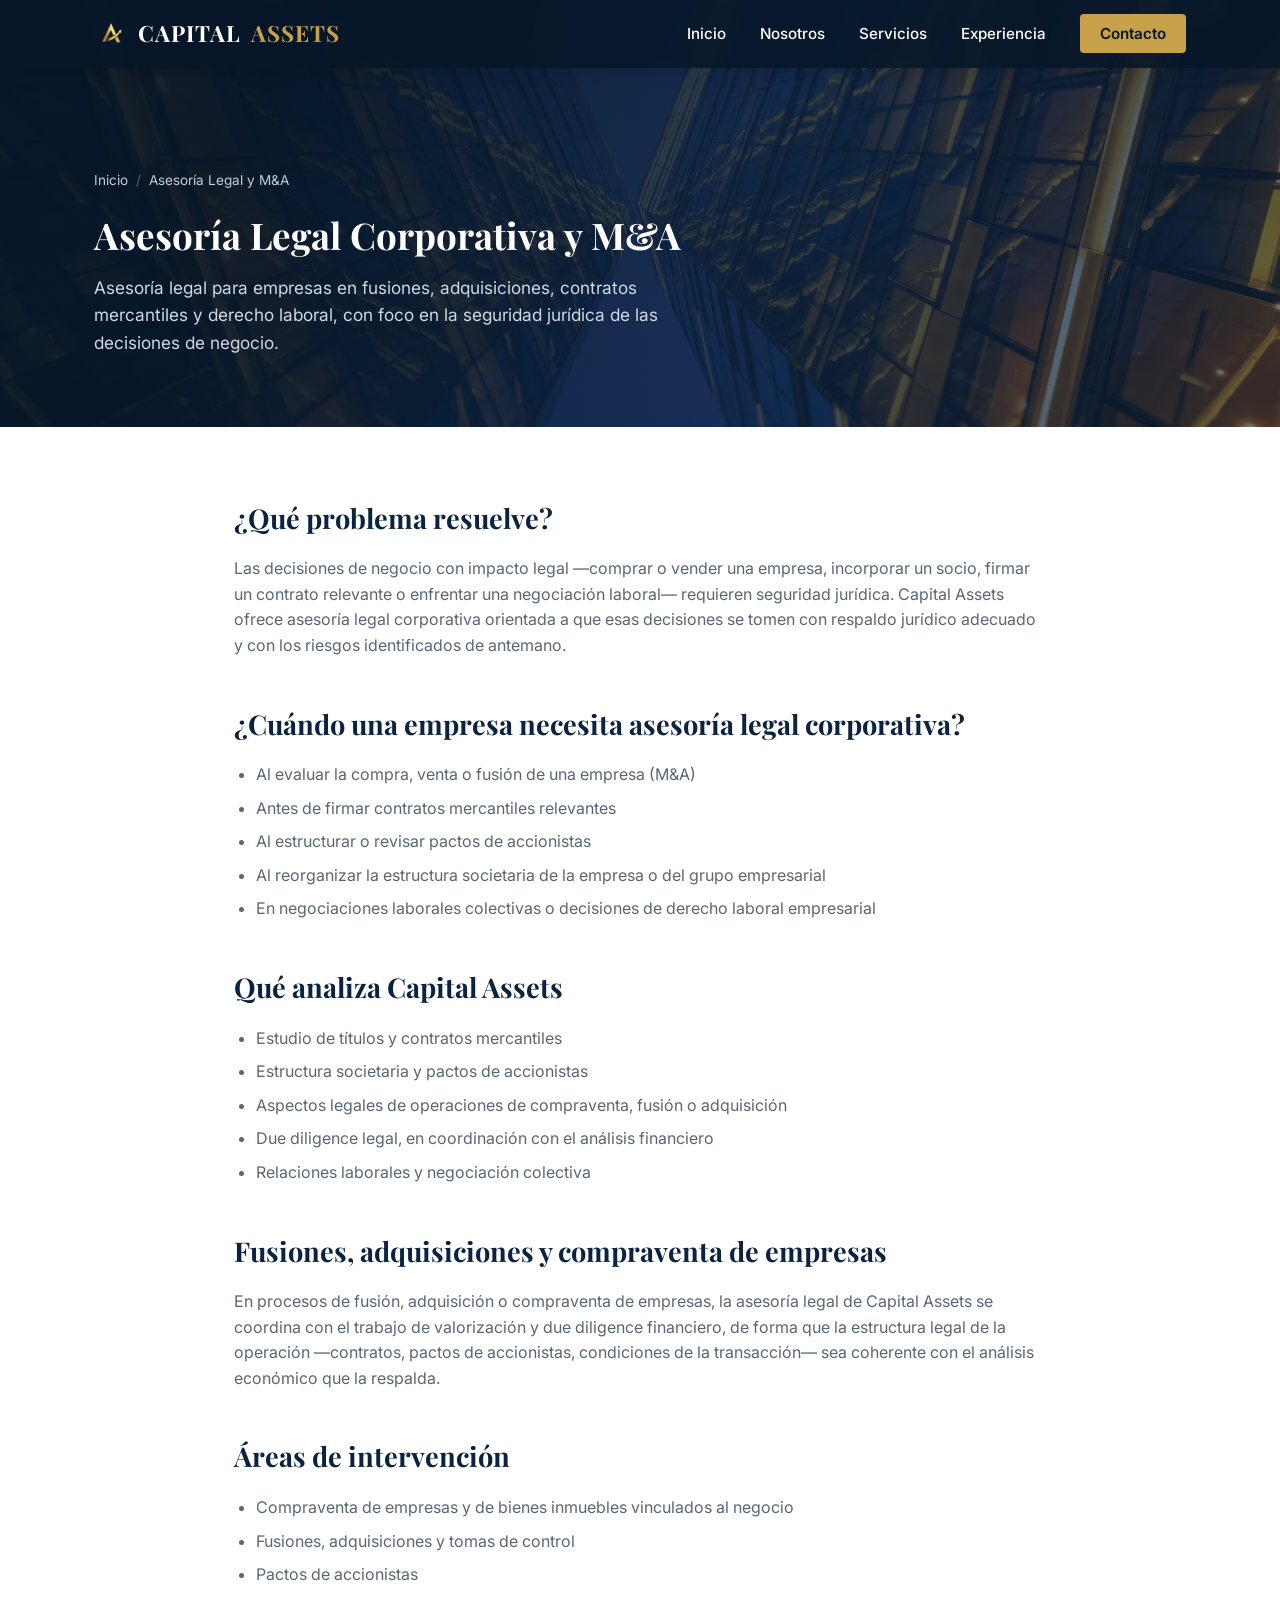
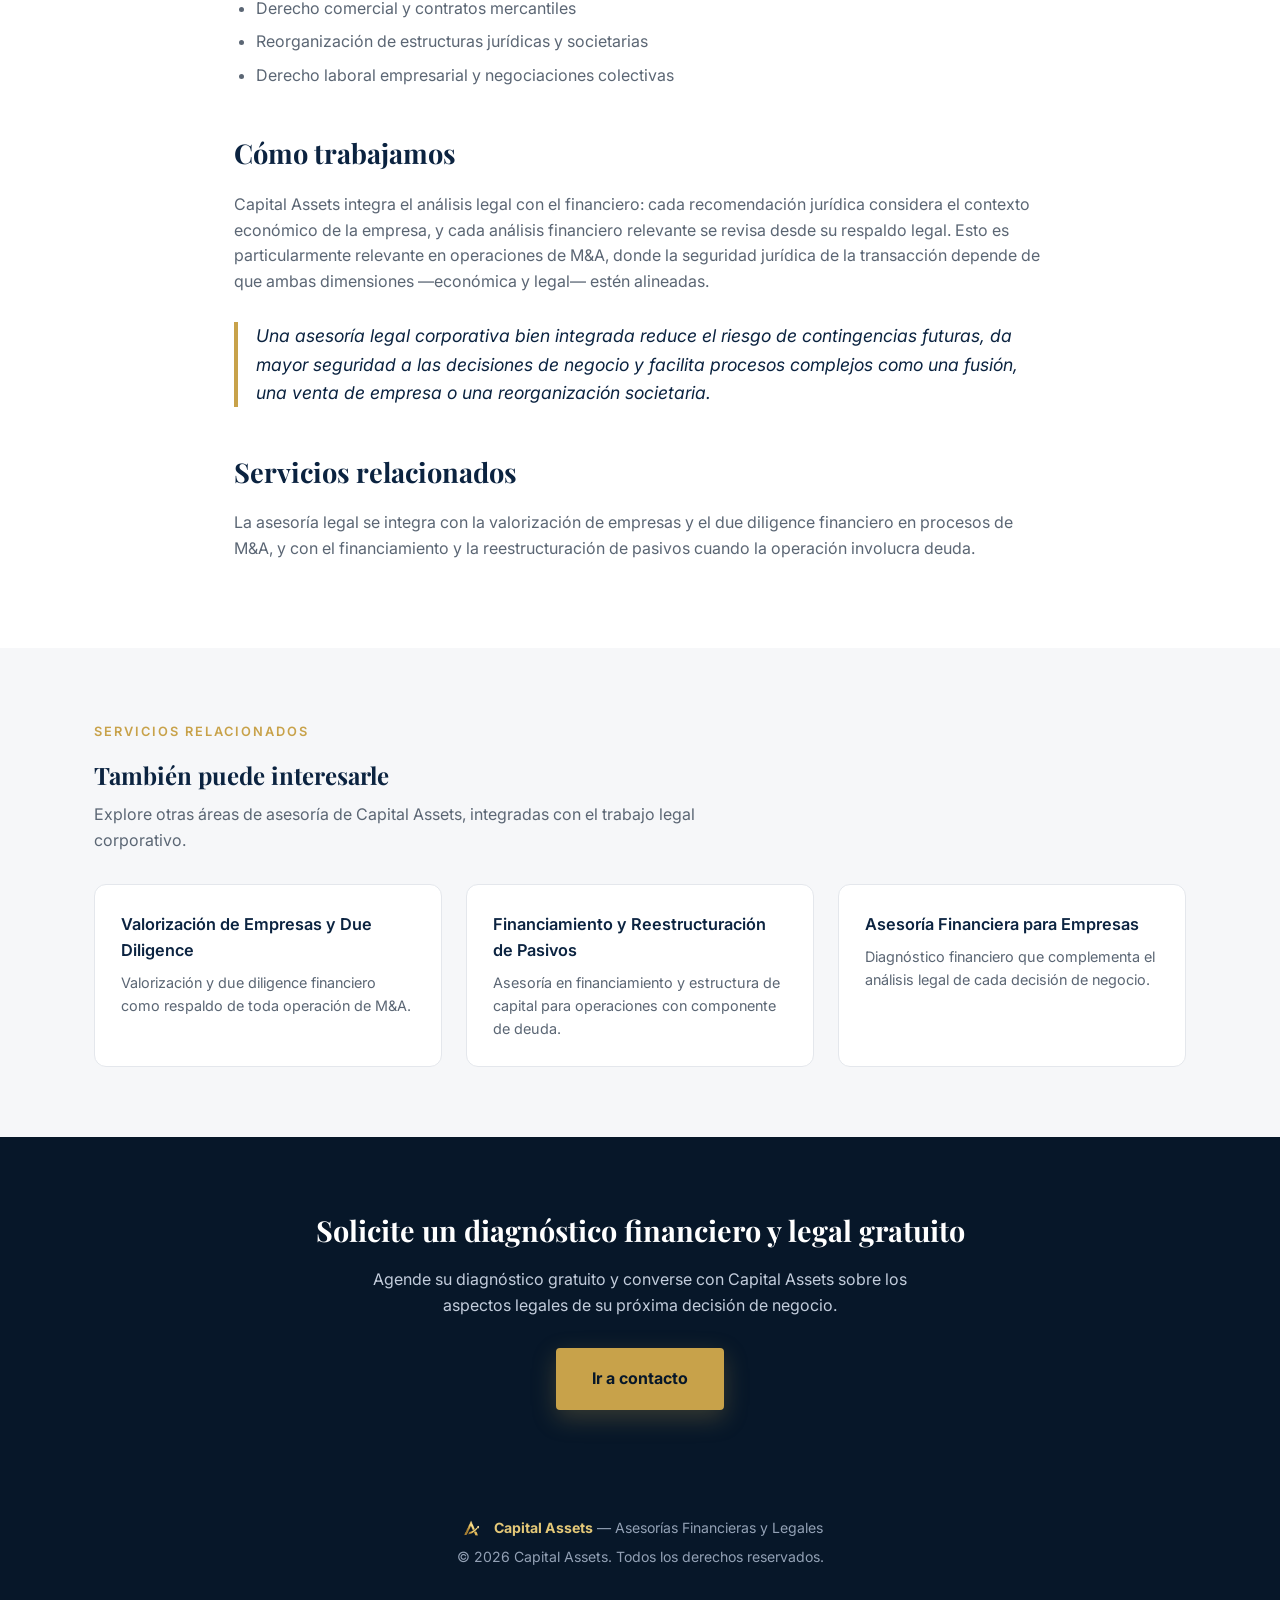
<file: asesoria-legal-corporativa/index.html>
<!DOCTYPE html>
<html lang="es">
<head>
<meta charset="UTF-8">
<meta name="viewport" content="width=device-width, initial-scale=1.0">
<title>Asesoría Legal Corporativa y M&amp;A | Capital Assets</title>
<meta name="description" content="Asesoría legal corporativa para empresas: fusiones y adquisiciones, contratos mercantiles, pactos de accionistas y derecho laboral empresarial en Chile.">
<meta name="robots" content="index, follow">
<meta name="author" content="Capital Assets">
<link rel="canonical" href="https://capitalassets.cl/asesoria-legal-corporativa/">

<link rel="icon" type="image/png" href="../img/logo.png">
<link rel="apple-touch-icon" href="../img/logo.png">

<!-- Open Graph / Facebook -->
<meta property="og:type" content="website">
<meta property="og:url" content="https://capitalassets.cl/asesoria-legal-corporativa/">
<meta property="og:title" content="Asesoría Legal Corporativa y M&amp;A | Capital Assets">
<meta property="og:description" content="Asesoría legal corporativa para empresas: fusiones y adquisiciones, contratos mercantiles, pactos de accionistas y derecho laboral empresarial en Chile.">
<meta property="og:image" content="https://capitalassets.cl/img/svc-legal-ma.webp">
<meta property="og:image:alt" content="Dos torres de vidrio modernas convergiendo al atardecer, símbolo de fusiones y adquisiciones corporativas">
<meta property="og:locale" content="es_CL">
<meta property="og:site_name" content="Capital Assets">

<!-- Twitter Card -->
<meta name="twitter:card" content="summary_large_image">
<meta name="twitter:title" content="Asesoría Legal Corporativa y M&amp;A | Capital Assets">
<meta name="twitter:description" content="Asesoría legal corporativa para empresas: fusiones y adquisiciones, contratos mercantiles, pactos de accionistas y derecho laboral empresarial en Chile.">
<meta name="twitter:image" content="https://capitalassets.cl/img/svc-legal-ma.webp">
<meta name="twitter:image:alt" content="Dos torres de vidrio modernas convergiendo al atardecer, símbolo de fusiones y adquisiciones corporativas">

<link rel="preconnect" href="https://fonts.googleapis.com">
<link href="https://fonts.googleapis.com/css2?family=Playfair+Display:wght@600;700;800&family=Inter:wght@400;500;600;700&display=swap" rel="stylesheet">

<link rel="stylesheet" href="../css/style.css">

<script type="application/ld+json">
{
  "@context": "https://schema.org",
  "@graph": [
    {
      "@type": "Service",
      "@id": "https://capitalassets.cl/asesoria-legal-corporativa/#service",
      "name": "Asesoría Legal Corporativa y M&A",
      "serviceType": "Asesoría legal corporativa",
      "description": "Asesoría legal para empresas en fusiones, adquisiciones, contratos mercantiles, pactos de accionistas, reorganización societaria y derecho laboral empresarial.",
      "url": "https://capitalassets.cl/asesoria-legal-corporativa/",
      "provider": { "@id": "https://capitalassets.cl/#organization" },
      "areaServed": "CL"
    },
    {
      "@type": "BreadcrumbList",
      "itemListElement": [
        { "@type": "ListItem", "position": 1, "name": "Inicio", "item": "https://capitalassets.cl/" },
        { "@type": "ListItem", "position": 2, "name": "Asesoría Legal Corporativa y M&A", "item": "https://capitalassets.cl/asesoria-legal-corporativa/" }
      ]
    }
  ]
}
</script>
</head>
<body>

<header>
  <div class="nav-wrap">
    <a href="../" class="logo"><img src="../img/logo-transparent.png" alt="" class="brand-logo" width="34" height="34">CAPITAL <span>ASSETS</span></a>
    <button class="burger" id="burgerBtn" aria-label="Abrir menú de navegación" aria-controls="navMenu" aria-expanded="false">☰</button>
    <nav>
      <ul id="navMenu">
        <li><a href="../#inicio">Inicio</a></li>
        <li><a href="../#nosotros">Nosotros</a></li>
        <li><a href="../#servicios">Servicios</a></li>
        <li><a href="../#experiencia">Experiencia</a></li>
        <li><a href="../#contacto" class="nav-cta">Contacto</a></li>
      </ul>
    </nav>
  </div>
</header>

<section class="page-hero">
  <div class="page-hero-bg page-hero-bg--legal"></div>
  <div class="container">
    <p class="breadcrumb"><a href="../">Inicio</a><span class="sep">/</span>Asesoría Legal y M&amp;A</p>
    <h1>Asesoría Legal Corporativa y M&amp;A</h1>
    <p class="lead">Asesoría legal para empresas en fusiones, adquisiciones, contratos mercantiles y derecho laboral, con foco en la seguridad jurídica de las decisiones de negocio.</p>
  </div>
</section>

<section class="content-section">
  <div class="container">
    <h2>¿Qué problema resuelve?</h2>
    <p>Las decisiones de negocio con impacto legal —comprar o vender una empresa, incorporar un socio, firmar un contrato relevante o enfrentar una negociación laboral— requieren seguridad jurídica. Capital Assets ofrece asesoría legal corporativa orientada a que esas decisiones se tomen con respaldo jurídico adecuado y con los riesgos identificados de antemano.</p>

    <h2>¿Cuándo una empresa necesita asesoría legal corporativa?</h2>
    <ul>
      <li>Al evaluar la compra, venta o fusión de una empresa (M&amp;A)</li>
      <li>Antes de firmar contratos mercantiles relevantes</li>
      <li>Al estructurar o revisar pactos de accionistas</li>
      <li>Al reorganizar la estructura societaria de la empresa o del grupo empresarial</li>
      <li>En negociaciones laborales colectivas o decisiones de derecho laboral empresarial</li>
    </ul>

    <h2>Qué analiza Capital Assets</h2>
    <ul>
      <li>Estudio de títulos y contratos mercantiles</li>
      <li>Estructura societaria y pactos de accionistas</li>
      <li>Aspectos legales de operaciones de compraventa, fusión o adquisición</li>
      <li>Due diligence legal, en coordinación con el análisis financiero</li>
      <li>Relaciones laborales y negociación colectiva</li>
    </ul>

    <h2>Fusiones, adquisiciones y compraventa de empresas</h2>
    <p>En procesos de fusión, adquisición o compraventa de empresas, la asesoría legal de Capital Assets se coordina con el trabajo de <a href="../valorizacion-empresas-due-diligence/">valorización y due diligence financiero</a>, de forma que la estructura legal de la operación —contratos, pactos de accionistas, condiciones de la transacción— sea coherente con el análisis económico que la respalda.</p>

    <h2>Áreas de intervención</h2>
    <ul>
      <li>Compraventa de empresas y de bienes inmuebles vinculados al negocio</li>
      <li>Fusiones, adquisiciones y tomas de control</li>
      <li>Pactos de accionistas</li>
      <li>Derecho comercial y contratos mercantiles</li>
      <li>Reorganización de estructuras jurídicas y societarias</li>
      <li>Derecho laboral empresarial y negociaciones colectivas</li>
    </ul>

    <h2>Cómo trabajamos</h2>
    <p>Capital Assets integra el análisis legal con el financiero: cada recomendación jurídica considera el contexto económico de la empresa, y cada análisis financiero relevante se revisa desde su respaldo legal. Esto es particularmente relevante en operaciones de M&amp;A, donde la seguridad jurídica de la transacción depende de que ambas dimensiones —económica y legal— estén alineadas.</p>

    <p class="highlight-msg">Una asesoría legal corporativa bien integrada reduce el riesgo de contingencias futuras, da mayor seguridad a las decisiones de negocio y facilita procesos complejos como una fusión, una venta de empresa o una reorganización societaria.</p>

    <h2>Servicios relacionados</h2>
    <p>La asesoría legal se integra con la <a href="../valorizacion-empresas-due-diligence/">valorización de empresas y el due diligence financiero</a> en procesos de M&amp;A, y con el <a href="../financiamiento-reestructuracion-pasivos/">financiamiento y la reestructuración de pasivos</a> cuando la operación involucra deuda.</p>
  </div>
</section>

<section class="related-services">
  <div class="container">
    <span class="section-tag reveal">Servicios relacionados</span>
    <h2 class="reveal">También puede interesarle</h2>
    <p>Explore otras áreas de asesoría de Capital Assets, integradas con el trabajo legal corporativo.</p>
    <div class="related-grid reveal">
      <a href="../valorizacion-empresas-due-diligence/" class="related-card">
        <h3>Valorización de Empresas y Due Diligence</h3>
        <p>Valorización y due diligence financiero como respaldo de toda operación de M&amp;A.</p>
      </a>
      <a href="../financiamiento-reestructuracion-pasivos/" class="related-card">
        <h3>Financiamiento y Reestructuración de Pasivos</h3>
        <p>Asesoría en financiamiento y estructura de capital para operaciones con componente de deuda.</p>
      </a>
      <a href="../asesoria-financiera-empresas/" class="related-card">
        <h3>Asesoría Financiera para Empresas</h3>
        <p>Diagnóstico financiero que complementa el análisis legal de cada decisión de negocio.</p>
      </a>
    </div>
  </div>
</section>

<section class="page-cta">
  <div class="container">
    <h2>Solicite un diagnóstico financiero y legal gratuito</h2>
    <p>Agende su diagnóstico gratuito y converse con Capital Assets sobre los aspectos legales de su próxima decisión de negocio.</p>
    <a href="../#contacto" class="btn">Ir a contacto</a>
  </div>
</section>

<footer>
  <div class="container">
    <div class="footer-brand">
      <img src="../img/logo-transparent.png" alt="" class="brand-logo" width="26" height="26" loading="lazy" decoding="async">
      <p><strong>Capital Assets</strong> — Asesorías Financieras y Legales</p>
    </div>
    <p>© <span id="year"></span> Capital Assets. Todos los derechos reservados.</p>
  </div>
</footer>

<script src="../js/main.js" defer></script>

</body>
</html>
</file>
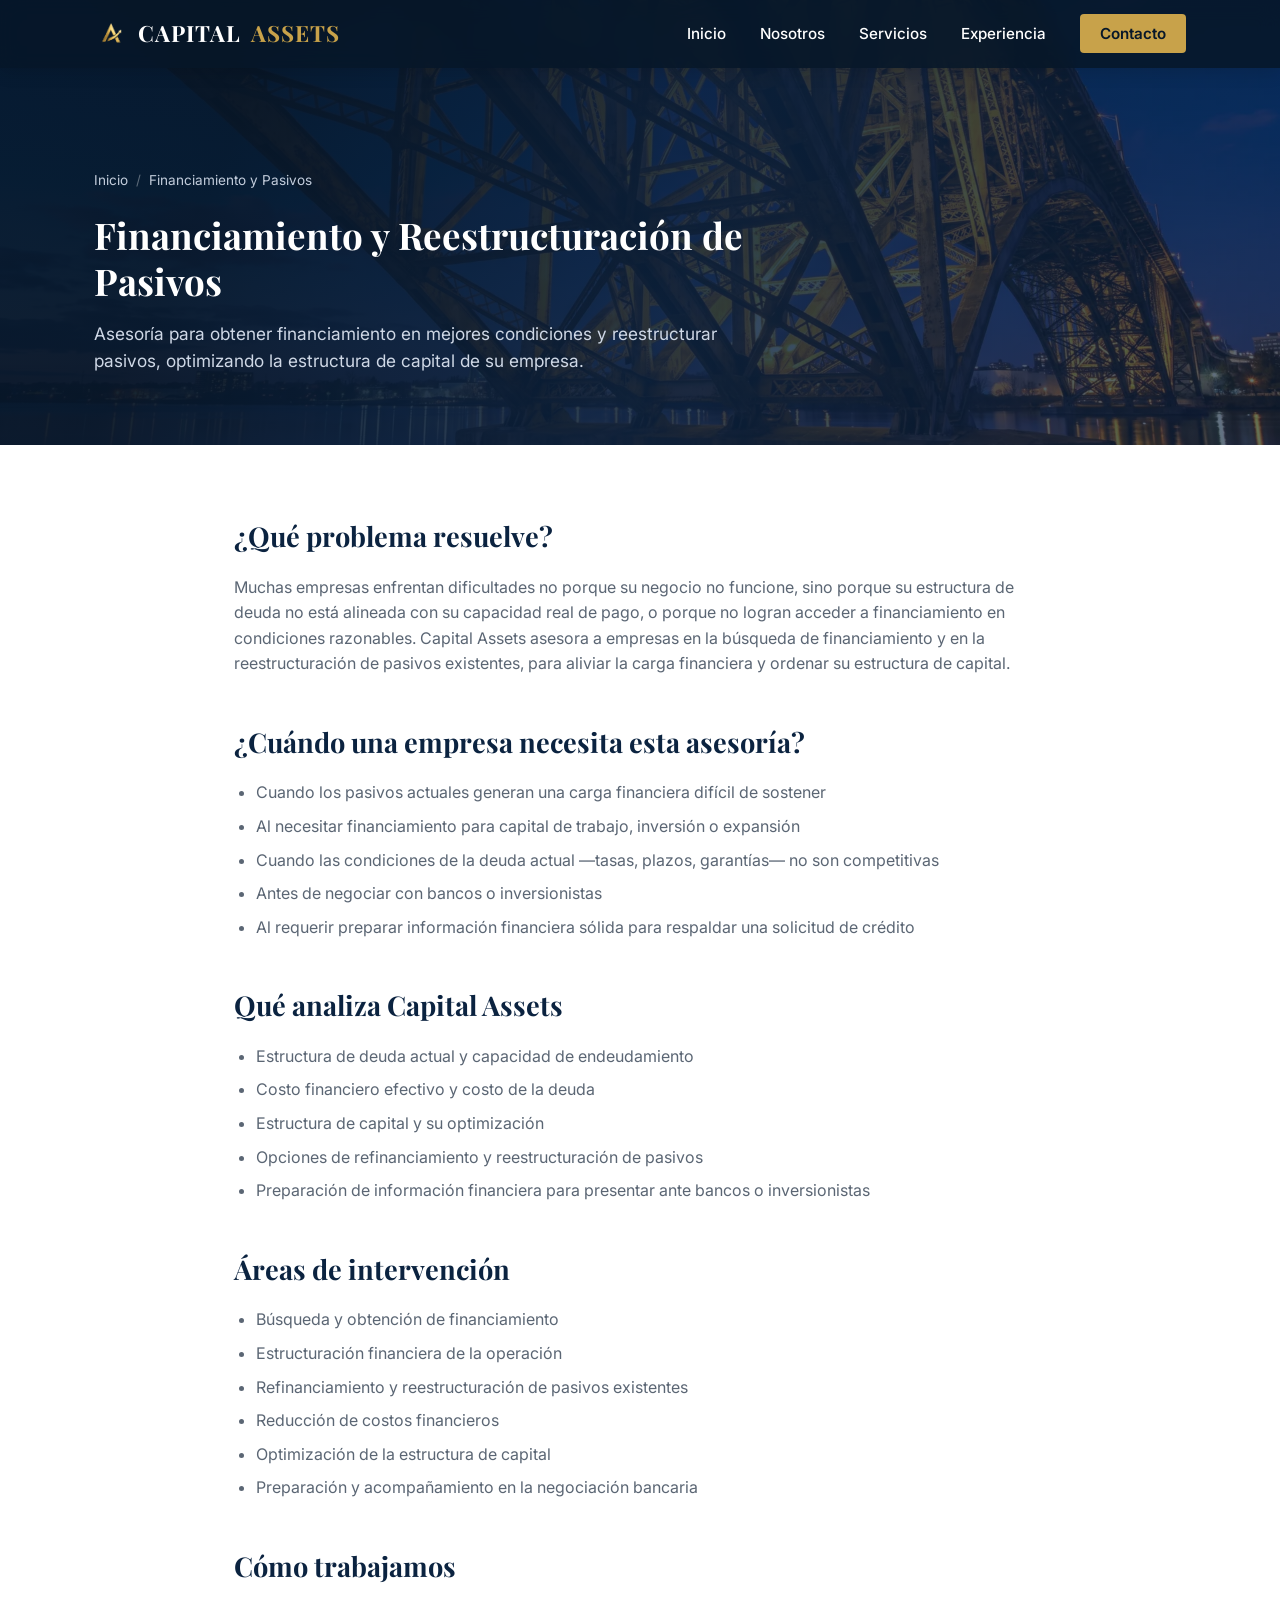
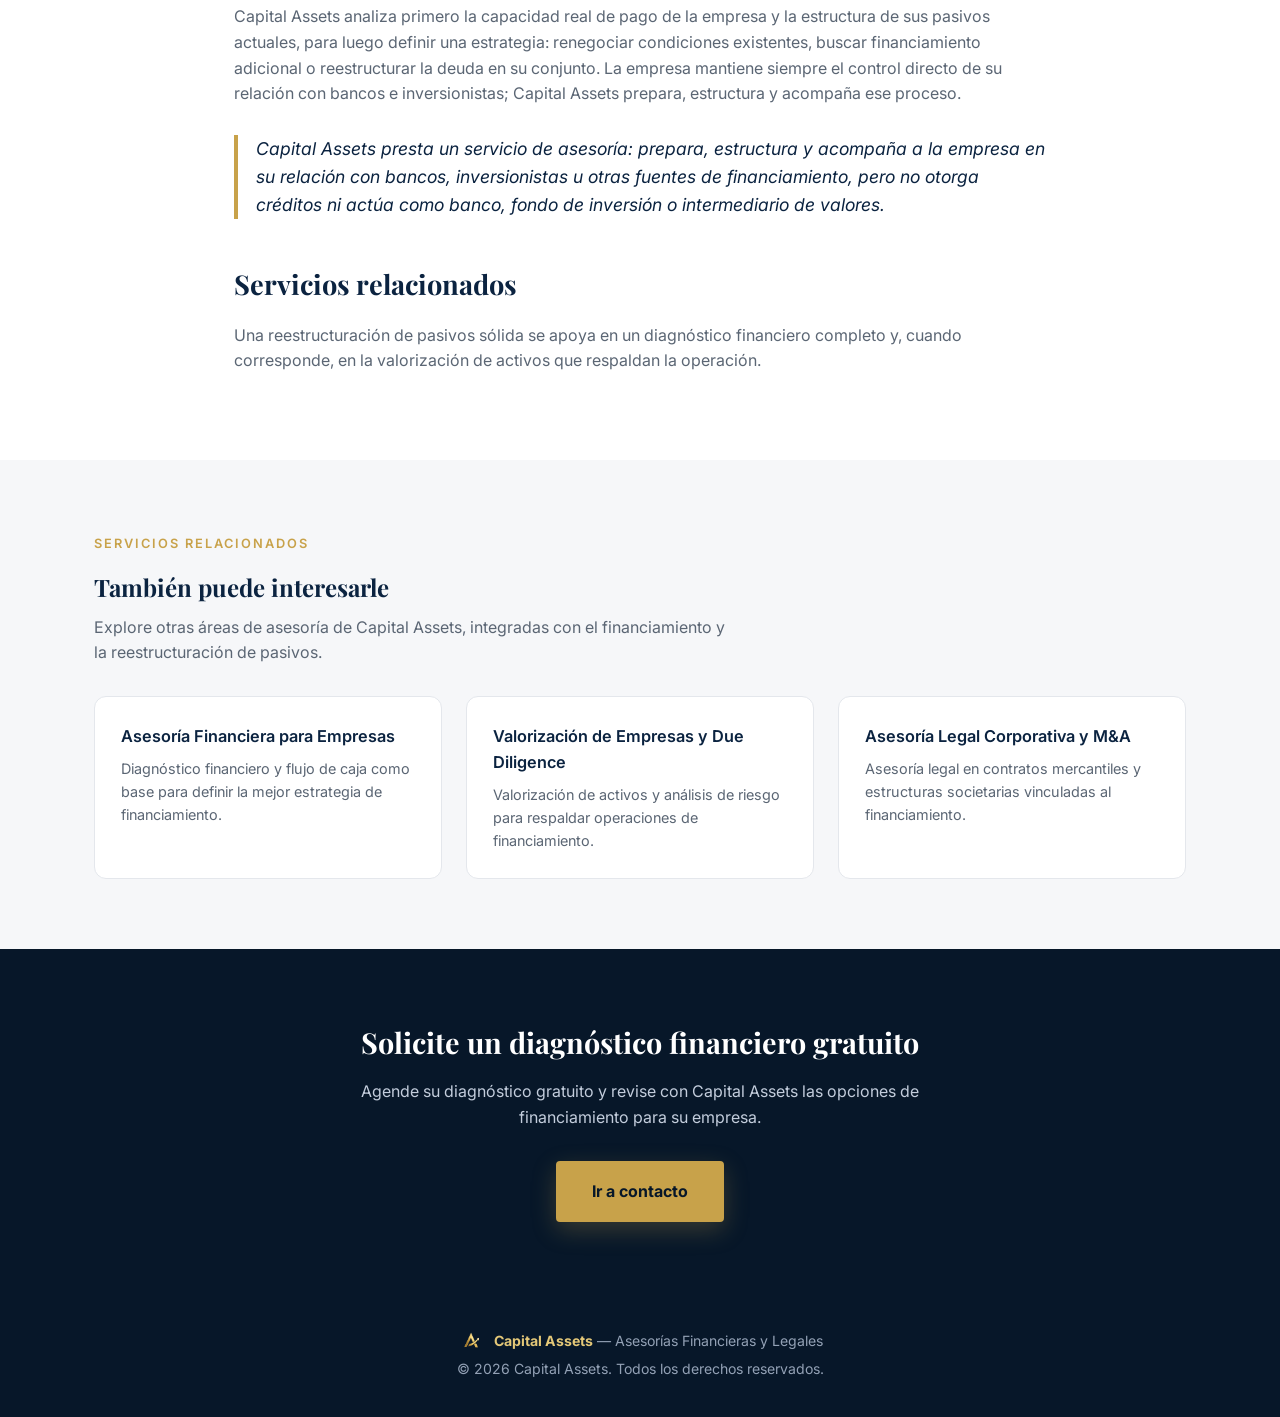
<file: financiamiento-reestructuracion-pasivos/index.html>
<!DOCTYPE html>
<html lang="es">
<head>
<meta charset="UTF-8">
<meta name="viewport" content="width=device-width, initial-scale=1.0">
<title>Financiamiento y Reestructuración de Pasivos | Capital Assets</title>
<meta name="description" content="Asesoría para obtener financiamiento y reestructurar pasivos empresariales: refinanciamiento, negociación bancaria y optimización de la estructura de capital.">
<meta name="robots" content="index, follow">
<meta name="author" content="Capital Assets">
<link rel="canonical" href="https://capitalassets.cl/financiamiento-reestructuracion-pasivos/">

<link rel="icon" type="image/png" href="../img/logo.png">
<link rel="apple-touch-icon" href="../img/logo.png">

<!-- Open Graph / Facebook -->
<meta property="og:type" content="website">
<meta property="og:url" content="https://capitalassets.cl/financiamiento-reestructuracion-pasivos/">
<meta property="og:title" content="Financiamiento y Reestructuración de Pasivos | Capital Assets">
<meta property="og:description" content="Asesoría para obtener financiamiento y reestructurar pasivos empresariales: refinanciamiento, negociación bancaria y optimización de la estructura de capital.">
<meta property="og:image" content="https://capitalassets.cl/img/svc-financiamiento-pasivos.webp">
<meta property="og:image:alt" content="Vigas de acero entrelazadas de una estructura de puente al atardecer, símbolo de una estructura de capital estable">
<meta property="og:locale" content="es_CL">
<meta property="og:site_name" content="Capital Assets">

<!-- Twitter Card -->
<meta name="twitter:card" content="summary_large_image">
<meta name="twitter:title" content="Financiamiento y Reestructuración de Pasivos | Capital Assets">
<meta name="twitter:description" content="Asesoría para obtener financiamiento y reestructurar pasivos empresariales: refinanciamiento, negociación bancaria y optimización de la estructura de capital.">
<meta name="twitter:image" content="https://capitalassets.cl/img/svc-financiamiento-pasivos.webp">
<meta name="twitter:image:alt" content="Vigas de acero entrelazadas de una estructura de puente al atardecer, símbolo de una estructura de capital estable">

<link rel="preconnect" href="https://fonts.googleapis.com">
<link href="https://fonts.googleapis.com/css2?family=Playfair+Display:wght@600;700;800&family=Inter:wght@400;500;600;700&display=swap" rel="stylesheet">

<link rel="stylesheet" href="../css/style.css">

<script type="application/ld+json">
{
  "@context": "https://schema.org",
  "@graph": [
    {
      "@type": "Service",
      "@id": "https://capitalassets.cl/financiamiento-reestructuracion-pasivos/#service",
      "name": "Financiamiento y Reestructuración de Pasivos",
      "serviceType": "Asesoría en financiamiento y reestructuración de pasivos",
      "description": "Asesoría a empresas en la búsqueda de financiamiento, refinanciamiento y reestructuración de pasivos, y optimización de la estructura de capital.",
      "url": "https://capitalassets.cl/financiamiento-reestructuracion-pasivos/",
      "provider": { "@id": "https://capitalassets.cl/#organization" },
      "areaServed": "CL"
    },
    {
      "@type": "BreadcrumbList",
      "itemListElement": [
        { "@type": "ListItem", "position": 1, "name": "Inicio", "item": "https://capitalassets.cl/" },
        { "@type": "ListItem", "position": 2, "name": "Financiamiento y Reestructuración de Pasivos", "item": "https://capitalassets.cl/financiamiento-reestructuracion-pasivos/" }
      ]
    }
  ]
}
</script>
</head>
<body>

<header>
  <div class="nav-wrap">
    <a href="../" class="logo"><img src="../img/logo-transparent.png" alt="" class="brand-logo" width="34" height="34">CAPITAL <span>ASSETS</span></a>
    <button class="burger" id="burgerBtn" aria-label="Abrir menú de navegación" aria-controls="navMenu" aria-expanded="false">☰</button>
    <nav>
      <ul id="navMenu">
        <li><a href="../#inicio">Inicio</a></li>
        <li><a href="../#nosotros">Nosotros</a></li>
        <li><a href="../#servicios">Servicios</a></li>
        <li><a href="../#experiencia">Experiencia</a></li>
        <li><a href="../#contacto" class="nav-cta">Contacto</a></li>
      </ul>
    </nav>
  </div>
</header>

<section class="page-hero">
  <div class="page-hero-bg page-hero-bg--financiamiento"></div>
  <div class="container">
    <p class="breadcrumb"><a href="../">Inicio</a><span class="sep">/</span>Financiamiento y Pasivos</p>
    <h1>Financiamiento y Reestructuración de Pasivos</h1>
    <p class="lead">Asesoría para obtener financiamiento en mejores condiciones y reestructurar pasivos, optimizando la estructura de capital de su empresa.</p>
  </div>
</section>

<section class="content-section">
  <div class="container">
    <h2>¿Qué problema resuelve?</h2>
    <p>Muchas empresas enfrentan dificultades no porque su negocio no funcione, sino porque su estructura de deuda no está alineada con su capacidad real de pago, o porque no logran acceder a financiamiento en condiciones razonables. Capital Assets asesora a empresas en la búsqueda de financiamiento y en la reestructuración de pasivos existentes, para aliviar la carga financiera y ordenar su estructura de capital.</p>

    <h2>¿Cuándo una empresa necesita esta asesoría?</h2>
    <ul>
      <li>Cuando los pasivos actuales generan una carga financiera difícil de sostener</li>
      <li>Al necesitar financiamiento para capital de trabajo, inversión o expansión</li>
      <li>Cuando las condiciones de la deuda actual —tasas, plazos, garantías— no son competitivas</li>
      <li>Antes de negociar con bancos o inversionistas</li>
      <li>Al requerir preparar información financiera sólida para respaldar una solicitud de crédito</li>
    </ul>

    <h2>Qué analiza Capital Assets</h2>
    <ul>
      <li>Estructura de deuda actual y capacidad de endeudamiento</li>
      <li>Costo financiero efectivo y costo de la deuda</li>
      <li>Estructura de capital y su optimización</li>
      <li>Opciones de refinanciamiento y reestructuración de pasivos</li>
      <li>Preparación de información financiera para presentar ante bancos o inversionistas</li>
    </ul>

    <h2>Áreas de intervención</h2>
    <ul>
      <li>Búsqueda y obtención de financiamiento</li>
      <li>Estructuración financiera de la operación</li>
      <li>Refinanciamiento y reestructuración de pasivos existentes</li>
      <li>Reducción de costos financieros</li>
      <li>Optimización de la estructura de capital</li>
      <li>Preparación y acompañamiento en la negociación bancaria</li>
    </ul>

    <h2>Cómo trabajamos</h2>
    <p>Capital Assets analiza primero la capacidad real de pago de la empresa y la estructura de sus pasivos actuales, para luego definir una estrategia: renegociar condiciones existentes, buscar financiamiento adicional o reestructurar la deuda en su conjunto. La empresa mantiene siempre el control directo de su relación con bancos e inversionistas; Capital Assets prepara, estructura y acompaña ese proceso.</p>

    <p class="highlight-msg">Capital Assets presta un servicio de asesoría: prepara, estructura y acompaña a la empresa en su relación con bancos, inversionistas u otras fuentes de financiamiento, pero no otorga créditos ni actúa como banco, fondo de inversión o intermediario de valores.</p>

    <h2>Servicios relacionados</h2>
    <p>Una reestructuración de pasivos sólida se apoya en un <a href="../asesoria-financiera-empresas/">diagnóstico financiero</a> completo y, cuando corresponde, en la <a href="../valorizacion-empresas-due-diligence/">valorización de activos</a> que respaldan la operación.</p>
  </div>
</section>

<section class="related-services">
  <div class="container">
    <span class="section-tag reveal">Servicios relacionados</span>
    <h2 class="reveal">También puede interesarle</h2>
    <p>Explore otras áreas de asesoría de Capital Assets, integradas con el financiamiento y la reestructuración de pasivos.</p>
    <div class="related-grid reveal">
      <a href="../asesoria-financiera-empresas/" class="related-card">
        <h3>Asesoría Financiera para Empresas</h3>
        <p>Diagnóstico financiero y flujo de caja como base para definir la mejor estrategia de financiamiento.</p>
      </a>
      <a href="../valorizacion-empresas-due-diligence/" class="related-card">
        <h3>Valorización de Empresas y Due Diligence</h3>
        <p>Valorización de activos y análisis de riesgo para respaldar operaciones de financiamiento.</p>
      </a>
      <a href="../asesoria-legal-corporativa/" class="related-card">
        <h3>Asesoría Legal Corporativa y M&amp;A</h3>
        <p>Asesoría legal en contratos mercantiles y estructuras societarias vinculadas al financiamiento.</p>
      </a>
    </div>
  </div>
</section>

<section class="page-cta">
  <div class="container">
    <h2>Solicite un diagnóstico financiero gratuito</h2>
    <p>Agende su diagnóstico gratuito y revise con Capital Assets las opciones de financiamiento para su empresa.</p>
    <a href="../#contacto" class="btn">Ir a contacto</a>
  </div>
</section>

<footer>
  <div class="container">
    <div class="footer-brand">
      <img src="../img/logo-transparent.png" alt="" class="brand-logo" width="26" height="26" loading="lazy" decoding="async">
      <p><strong>Capital Assets</strong> — Asesorías Financieras y Legales</p>
    </div>
    <p>© <span id="year"></span> Capital Assets. Todos los derechos reservados.</p>
  </div>
</footer>

<script src="../js/main.js" defer></script>

</body>
</html>
</file>
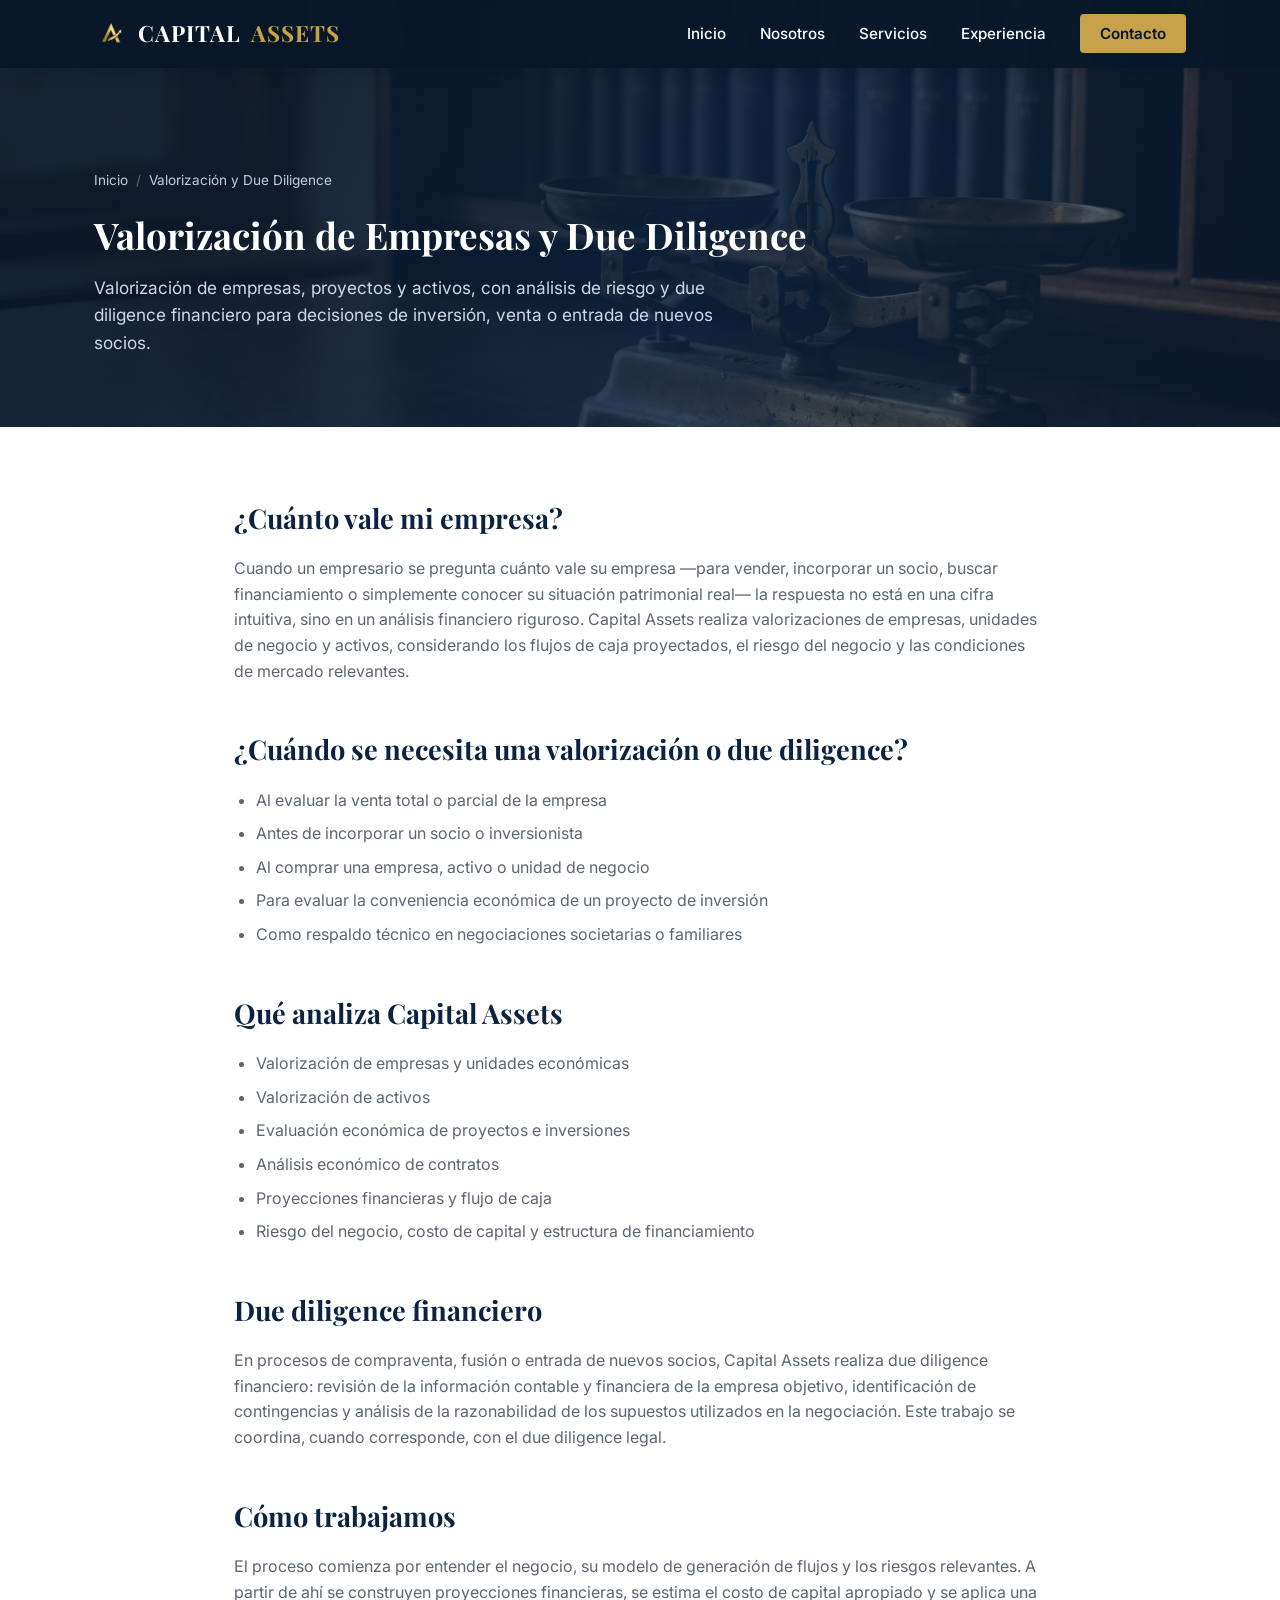
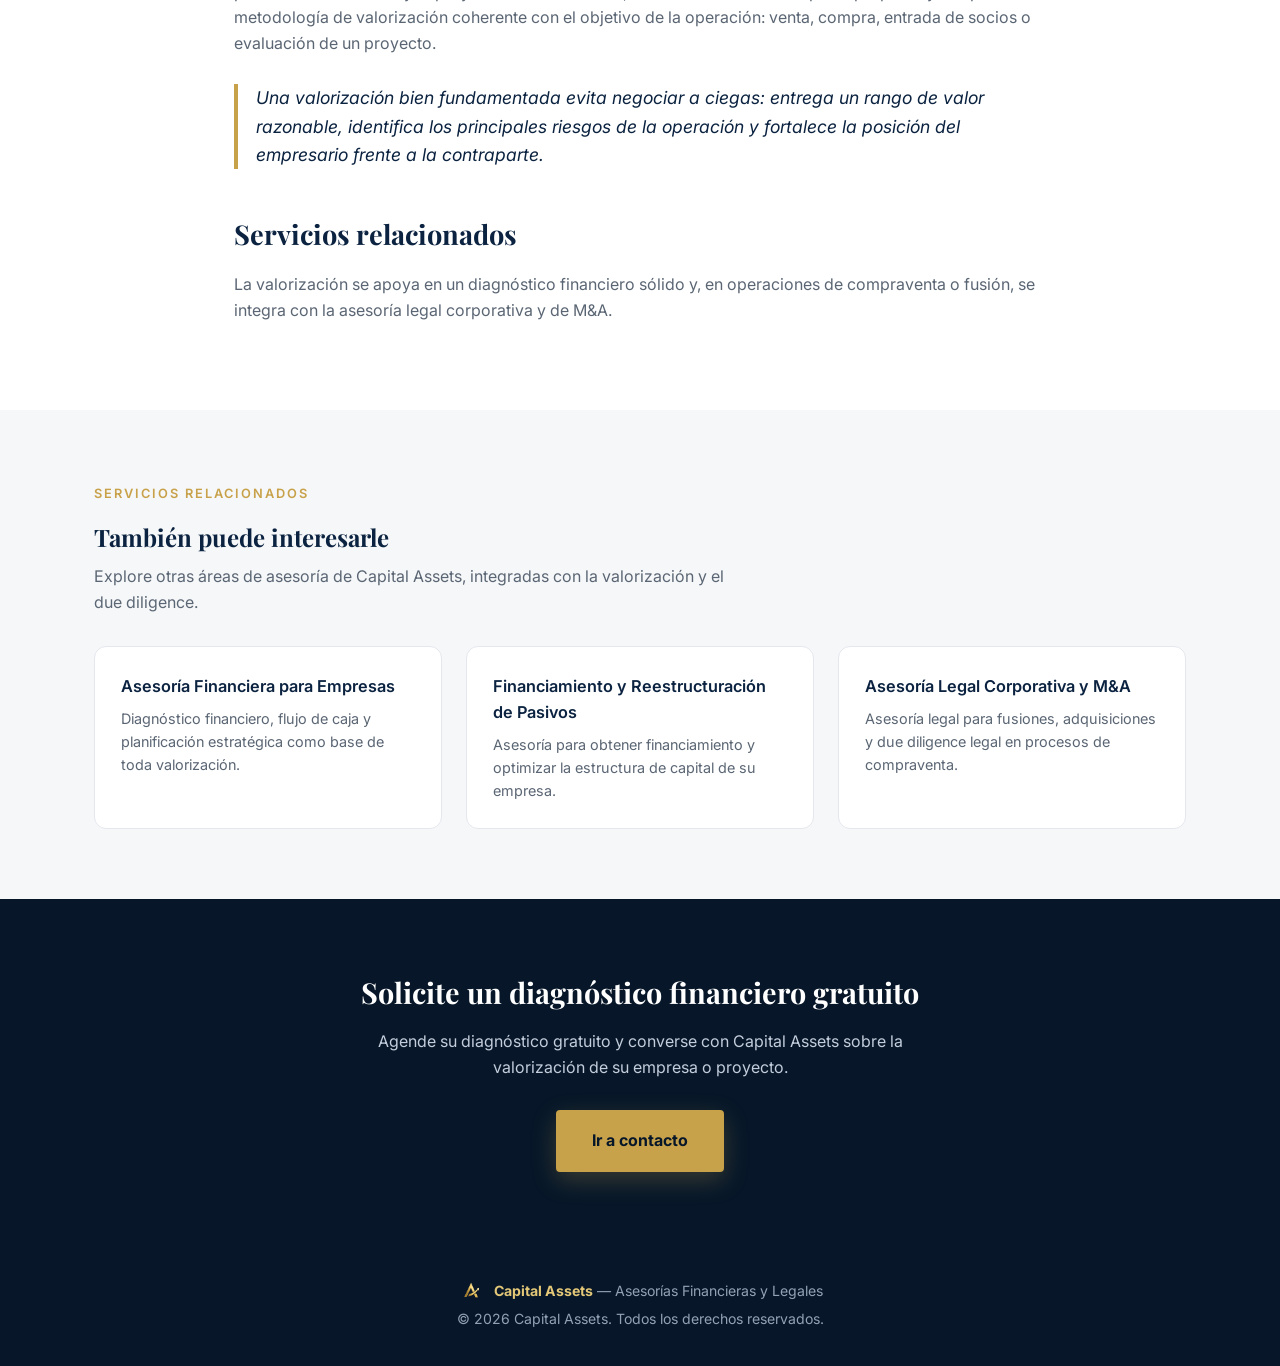
<file: valorizacion-empresas-due-diligence/index.html>
<!DOCTYPE html>
<html lang="es">
<head>
<meta charset="UTF-8">
<meta name="viewport" content="width=device-width, initial-scale=1.0">
<title>Valorización de Empresas y Due Diligence | Capital Assets</title>
<meta name="description" content="Valorización de empresas, proyectos y activos, y due diligence financiero para procesos de venta, compra o entrada de nuevos socios. Asesoría en Chile.">
<meta name="robots" content="index, follow">
<meta name="author" content="Capital Assets">
<link rel="canonical" href="https://capitalassets.cl/valorizacion-empresas-due-diligence/">

<link rel="icon" type="image/png" href="../img/logo.png">
<link rel="apple-touch-icon" href="../img/logo.png">

<!-- Open Graph / Facebook -->
<meta property="og:type" content="website">
<meta property="og:url" content="https://capitalassets.cl/valorizacion-empresas-due-diligence/">
<meta property="og:title" content="Valorización de Empresas y Due Diligence | Capital Assets">
<meta property="og:description" content="Valorización de empresas, proyectos y activos, y due diligence financiero para procesos de venta, compra o entrada de nuevos socios. Asesoría en Chile.">
<meta property="og:image" content="https://capitalassets.cl/img/svc-valorizacion-due-diligence.webp">
<meta property="og:image:alt" content="Balanza de precisión y herramientas de trazado sobre un escritorio azul marino, símbolo de análisis riguroso de valorización">
<meta property="og:locale" content="es_CL">
<meta property="og:site_name" content="Capital Assets">

<!-- Twitter Card -->
<meta name="twitter:card" content="summary_large_image">
<meta name="twitter:title" content="Valorización de Empresas y Due Diligence | Capital Assets">
<meta name="twitter:description" content="Valorización de empresas, proyectos y activos, y due diligence financiero para procesos de venta, compra o entrada de nuevos socios. Asesoría en Chile.">
<meta name="twitter:image" content="https://capitalassets.cl/img/svc-valorizacion-due-diligence.webp">
<meta name="twitter:image:alt" content="Balanza de precisión y herramientas de trazado sobre un escritorio azul marino, símbolo de análisis riguroso de valorización">

<link rel="preconnect" href="https://fonts.googleapis.com">
<link href="https://fonts.googleapis.com/css2?family=Playfair+Display:wght@600;700;800&family=Inter:wght@400;500;600;700&display=swap" rel="stylesheet">

<link rel="stylesheet" href="../css/style.css">

<script type="application/ld+json">
{
  "@context": "https://schema.org",
  "@graph": [
    {
      "@type": "Service",
      "@id": "https://capitalassets.cl/valorizacion-empresas-due-diligence/#service",
      "name": "Valorización de Empresas, Proyectos y Due Diligence",
      "serviceType": "Valorización de empresas y due diligence financiero",
      "description": "Valorización de empresas, unidades de negocio y activos, evaluación económica de proyectos y due diligence financiero para procesos de compraventa, fusión o inversión.",
      "url": "https://capitalassets.cl/valorizacion-empresas-due-diligence/",
      "provider": { "@id": "https://capitalassets.cl/#organization" },
      "areaServed": "CL"
    },
    {
      "@type": "BreadcrumbList",
      "itemListElement": [
        { "@type": "ListItem", "position": 1, "name": "Inicio", "item": "https://capitalassets.cl/" },
        { "@type": "ListItem", "position": 2, "name": "Valorización de Empresas y Due Diligence", "item": "https://capitalassets.cl/valorizacion-empresas-due-diligence/" }
      ]
    }
  ]
}
</script>
</head>
<body>

<header>
  <div class="nav-wrap">
    <a href="../" class="logo"><img src="../img/logo-transparent.png" alt="" class="brand-logo" width="34" height="34">CAPITAL <span>ASSETS</span></a>
    <button class="burger" id="burgerBtn" aria-label="Abrir menú de navegación" aria-controls="navMenu" aria-expanded="false">☰</button>
    <nav>
      <ul id="navMenu">
        <li><a href="../#inicio">Inicio</a></li>
        <li><a href="../#nosotros">Nosotros</a></li>
        <li><a href="../#servicios">Servicios</a></li>
        <li><a href="../#experiencia">Experiencia</a></li>
        <li><a href="../#contacto" class="nav-cta">Contacto</a></li>
      </ul>
    </nav>
  </div>
</header>

<section class="page-hero">
  <div class="page-hero-bg page-hero-bg--valorizacion"></div>
  <div class="container">
    <p class="breadcrumb"><a href="../">Inicio</a><span class="sep">/</span>Valorización y Due Diligence</p>
    <h1>Valorización de Empresas y Due Diligence</h1>
    <p class="lead">Valorización de empresas, proyectos y activos, con análisis de riesgo y due diligence financiero para decisiones de inversión, venta o entrada de nuevos socios.</p>
  </div>
</section>

<section class="content-section">
  <div class="container">
    <h2>¿Cuánto vale mi empresa?</h2>
    <p>Cuando un empresario se pregunta cuánto vale su empresa —para vender, incorporar un socio, buscar financiamiento o simplemente conocer su situación patrimonial real— la respuesta no está en una cifra intuitiva, sino en un análisis financiero riguroso. Capital Assets realiza valorizaciones de empresas, unidades de negocio y activos, considerando los flujos de caja proyectados, el riesgo del negocio y las condiciones de mercado relevantes.</p>

    <h2>¿Cuándo se necesita una valorización o due diligence?</h2>
    <ul>
      <li>Al evaluar la venta total o parcial de la empresa</li>
      <li>Antes de incorporar un socio o inversionista</li>
      <li>Al comprar una empresa, activo o unidad de negocio</li>
      <li>Para evaluar la conveniencia económica de un proyecto de inversión</li>
      <li>Como respaldo técnico en negociaciones societarias o familiares</li>
    </ul>

    <h2>Qué analiza Capital Assets</h2>
    <ul>
      <li>Valorización de empresas y unidades económicas</li>
      <li>Valorización de activos</li>
      <li>Evaluación económica de proyectos e inversiones</li>
      <li>Análisis económico de contratos</li>
      <li>Proyecciones financieras y flujo de caja</li>
      <li>Riesgo del negocio, costo de capital y estructura de financiamiento</li>
    </ul>

    <h2>Due diligence financiero</h2>
    <p>En procesos de compraventa, fusión o entrada de nuevos socios, Capital Assets realiza due diligence financiero: revisión de la información contable y financiera de la empresa objetivo, identificación de contingencias y análisis de la razonabilidad de los supuestos utilizados en la negociación. Este trabajo se coordina, cuando corresponde, con el <a href="../asesoria-legal-corporativa/">due diligence legal</a>.</p>

    <h2>Cómo trabajamos</h2>
    <p>El proceso comienza por entender el negocio, su modelo de generación de flujos y los riesgos relevantes. A partir de ahí se construyen proyecciones financieras, se estima el costo de capital apropiado y se aplica una metodología de valorización coherente con el objetivo de la operación: venta, compra, entrada de socios o evaluación de un proyecto.</p>

    <p class="highlight-msg">Una valorización bien fundamentada evita negociar a ciegas: entrega un rango de valor razonable, identifica los principales riesgos de la operación y fortalece la posición del empresario frente a la contraparte.</p>

    <h2>Servicios relacionados</h2>
    <p>La valorización se apoya en un <a href="../asesoria-financiera-empresas/">diagnóstico financiero</a> sólido y, en operaciones de compraventa o fusión, se integra con la <a href="../asesoria-legal-corporativa/">asesoría legal corporativa y de M&amp;A</a>.</p>
  </div>
</section>

<section class="related-services">
  <div class="container">
    <span class="section-tag reveal">Servicios relacionados</span>
    <h2 class="reveal">También puede interesarle</h2>
    <p>Explore otras áreas de asesoría de Capital Assets, integradas con la valorización y el due diligence.</p>
    <div class="related-grid reveal">
      <a href="../asesoria-financiera-empresas/" class="related-card">
        <h3>Asesoría Financiera para Empresas</h3>
        <p>Diagnóstico financiero, flujo de caja y planificación estratégica como base de toda valorización.</p>
      </a>
      <a href="../financiamiento-reestructuracion-pasivos/" class="related-card">
        <h3>Financiamiento y Reestructuración de Pasivos</h3>
        <p>Asesoría para obtener financiamiento y optimizar la estructura de capital de su empresa.</p>
      </a>
      <a href="../asesoria-legal-corporativa/" class="related-card">
        <h3>Asesoría Legal Corporativa y M&amp;A</h3>
        <p>Asesoría legal para fusiones, adquisiciones y due diligence legal en procesos de compraventa.</p>
      </a>
    </div>
  </div>
</section>

<section class="page-cta">
  <div class="container">
    <h2>Solicite un diagnóstico financiero gratuito</h2>
    <p>Agende su diagnóstico gratuito y converse con Capital Assets sobre la valorización de su empresa o proyecto.</p>
    <a href="../#contacto" class="btn">Ir a contacto</a>
  </div>
</section>

<footer>
  <div class="container">
    <div class="footer-brand">
      <img src="../img/logo-transparent.png" alt="" class="brand-logo" width="26" height="26" loading="lazy" decoding="async">
      <p><strong>Capital Assets</strong> — Asesorías Financieras y Legales</p>
    </div>
    <p>© <span id="year"></span> Capital Assets. Todos los derechos reservados.</p>
  </div>
</footer>

<script src="../js/main.js" defer></script>

</body>
</html>
</file>
<file: css/style.css>
:root{
    --navy:#0b2340;
    --navy-dark:#071729;
    --gold:#c8a24a;
    --gold-light:#e4c878;
    --grey:#5b6674;
    --light:#f6f7f9;
    --white:#ffffff;
    --border:#e4e7ec;
  }
  *{box-sizing:border-box;margin:0;padding:0;}
  html{scroll-behavior:smooth;}
  body{
    font-family:'Inter',sans-serif;
    color:var(--navy);
    background:var(--white);
    line-height:1.6;
    overflow-x:hidden;
  }
  h1,h2,h3,h4{font-family:'Playfair Display',serif;font-weight:700;color:var(--navy);}
  a{text-decoration:none;color:inherit;}
  img{max-width:100%;display:block;}
  .container{max-width:1140px;margin:0 auto;padding:0 24px;}
  section{padding:100px 0;}
  .section-tag{
    display:inline-block;
    color:var(--gold);
    font-weight:600;
    letter-spacing:2px;
    text-transform:uppercase;
    font-size:0.8rem;
    margin-bottom:14px;
  }

  /* scroll reveal */
  .reveal{opacity:0;transform:translateY(28px);transition:opacity .7s ease, transform .7s ease;}
  .reveal.in{opacity:1;transform:translateY(0);}

  /* HEADER */
  header{
    position:fixed;top:0;left:0;right:0;
    background:rgba(7,23,41,0.85);
    backdrop-filter:blur(10px);
    z-index:1000;
    box-shadow:0 2px 18px rgba(0,0,0,0.15);
    transition:background .3s;
  }
  .nav-wrap{
    display:flex;align-items:center;justify-content:space-between;
    padding:16px 24px;max-width:1140px;margin:0 auto;
  }
  .brand-logo{
    display:block;
    object-fit:contain;
    flex-shrink:0;
  }
  .logo{
    display:flex;
    align-items:center;
    gap:10px;
    color:var(--white);
    font-family:'Playfair Display',serif;
    font-size:1.4rem;
    font-weight:700;
    letter-spacing:1px;
  }
  .logo span{color:var(--gold);}
  .logo .brand-logo{height:34px;width:34px;}
  nav ul{
    display:flex;gap:34px;list-style:none;
  }
  nav ul li a{
    color:var(--white);
    font-weight:500;
    font-size:0.95rem;
    transition:color .2s;
    padding:6px 0;
    border-bottom:2px solid transparent;
  }
  nav ul li a:hover{color:var(--gold-light);border-color:var(--gold);}
  .nav-cta{
    background:var(--gold);
    color:var(--navy-dark)!important;
    padding:10px 20px;
    border-radius:4px;
    font-weight:600!important;
    border:none!important;
  }
  .nav-cta:hover{background:var(--gold-light);border-color:transparent!important;}
  .burger{display:none;background:none;border:none;color:var(--white);font-size:1.6rem;cursor:pointer;}

  /* HERO */
  .hero{
    position:relative;
    color:var(--white);
    padding:190px 0 120px;
    overflow:hidden;
    isolation:isolate;
  }
  .hero-bg{
    position:absolute;inset:0;z-index:-2;
    background:url('../img/foto-boardroom.png') center 30%/cover no-repeat;
    background-image:image-set(url('../img/foto-boardroom.webp') type('image/webp') 1x, url('../img/foto-boardroom.png') type('image/png') 1x);
    background-position:center 30%;
    background-size:cover;
    background-repeat:no-repeat;
    animation:heroZoom 22s ease-in-out infinite alternate;
  }
  @keyframes heroZoom{from{transform:scale(1);}to{transform:scale(1.08);}}
  .hero::before{
    content:"";
    position:absolute;inset:0;z-index:-1;
    background:linear-gradient(115deg,rgba(7,23,41,0.96) 15%,rgba(11,35,64,0.9) 45%,rgba(11,35,64,0.72) 100%);
  }
  .hero::after{
    content:"";
    position:absolute;right:-120px;top:-80px;z-index:-1;
    width:480px;height:480px;
    border-radius:50%;
    background:radial-gradient(circle,rgba(200,162,74,0.22) 0%,rgba(200,162,74,0) 70%);
  }
  .hero-grid{
    display:grid;grid-template-columns:1.15fr 0.85fr;gap:50px;align-items:center;
    position:relative;z-index:2;
  }
  .hero h1{
    font-size:2.7rem;
    line-height:1.2;
    color:var(--white);
    margin-bottom:22px;
  }
  .hero h1 em{color:var(--gold-light);font-style:normal;}
  .hero p.lead{
    font-size:1.15rem;
    color:#cfd8e6;
    margin-bottom:30px;
    max-width:560px;
  }
  .benefits{
    list-style:none;
    margin-bottom:36px;
  }
  .benefits li{
    display:flex;align-items:flex-start;gap:12px;
    margin-bottom:14px;
    font-size:1.02rem;
    color:#e6ecf5;
  }
  .benefits li::before{
    content:"✓";
    background:var(--gold);
    color:var(--navy-dark);
    font-weight:700;
    width:22px;height:22px;
    border-radius:50%;
    display:flex;align-items:center;justify-content:center;
    font-size:0.8rem;
    flex-shrink:0;
    margin-top:2px;
  }
  .btn{
    display:inline-block;
    background:var(--gold);
    color:var(--navy-dark);
    font-weight:700;
    padding:16px 34px;
    border-radius:4px;
    font-size:1rem;
    transition:all .25s;
    border:2px solid var(--gold);
    box-shadow:0 8px 24px rgba(200,162,74,0.25);
  }
  .btn:hover{background:transparent;color:var(--gold-light);transform:translateY(-2px);box-shadow:0 12px 28px rgba(200,162,74,0.18);}
  .btn-outline{
    background:transparent;color:var(--white);border:2px solid rgba(255,255,255,0.4);
  }
  .btn-outline:hover{border-color:var(--gold);color:var(--gold-light);}
  .hero-card{
    background:rgba(255,255,255,0.07);
    border:1px solid rgba(255,255,255,0.18);
    border-radius:14px;
    padding:36px;
    backdrop-filter:blur(8px);
    box-shadow:0 20px 60px rgba(0,0,0,0.35);
  }
  .hero-card h3{color:var(--white);font-size:1.3rem;margin-bottom:18px;}
  .stat-row{display:flex;justify-content:space-between;margin-bottom:22px;padding-bottom:22px;border-bottom:1px solid rgba(255,255,255,0.12);}
  .stat-row:last-child{border:none;margin-bottom:0;padding-bottom:0;}
  .stat-num{font-family:'Playfair Display',serif;font-size:1.9rem;color:var(--gold-light);font-weight:700;}
  .stat-label{font-size:0.85rem;color:#c3cddc;max-width:170px;text-align:right;}

  /* NOSOTROS */
  .about{background:var(--light);}
  .about-grid{
    display:grid;grid-template-columns:0.85fr 1.15fr;gap:60px;align-items:center;
  }
  .about-photo-wrap{position:relative;}
  .about-photo-wrap::before{
    content:"";position:absolute;top:-18px;left:-18px;right:18px;bottom:18px;
    border:2px solid var(--gold);border-radius:14px;z-index:0;
  }
  .about-photo{
    position:relative;z-index:1;
    border-radius:14px;overflow:hidden;
    box-shadow:0 24px 50px rgba(11,35,64,0.22);
  }
  .about-photo img{width:100%;height:460px;object-fit:cover;object-position:center top;}
  .profile-tag{
    position:relative;z-index:2;margin-top:-56px;margin-left:24px;
    background:var(--navy);color:var(--white);
    border-radius:12px;padding:20px 26px;
    max-width:320px;
    box-shadow:0 16px 34px rgba(11,35,64,0.3);
  }
  .profile-tag h3{color:var(--white);font-size:1.15rem;margin-bottom:2px;}
  .profile-tag span{color:var(--gold-light);font-size:0.85rem;font-weight:600;}
  .about h2{font-size:2.1rem;margin-bottom:20px;}
  .about .highlight-msg{
    font-size:1.2rem;
    color:var(--navy);
    font-style:italic;
    border-left:4px solid var(--gold);
    padding-left:18px;
    margin:24px 0;
  }
  .about p{color:var(--grey);margin-bottom:16px;}
  .credentials{list-style:none;margin-top:22px;}
  .credentials li{
    display:flex;align-items:center;gap:12px;
    font-size:0.92rem;color:var(--navy);font-weight:500;
    padding:10px 0;border-top:1px solid var(--border);
  }
  .credentials li::before{content:"◆";color:var(--gold);font-size:0.7rem;}

  /* SERVICIOS */
  .services-intro{max-width:680px;margin-bottom:50px;}
  .services-grid{
    display:grid;grid-template-columns:repeat(2,1fr);gap:28px;
  }
  .service-card{
    background:var(--white);
    border:1px solid var(--border);
    border-radius:12px;
    padding:32px;
    overflow:hidden;
    transition:all .25s;
  }
  .service-card:hover{
    box-shadow:0 18px 40px rgba(11,35,64,0.1);
    border-color:var(--gold);
    transform:translateY(-4px);
  }
  .service-card-banner{
    height:150px;
    margin:-32px -32px 22px;
    overflow:hidden;
    position:relative;
  }
  .service-card-banner img{
    display:block;width:100%;height:100%;object-fit:cover;
    opacity:0.7;
    -webkit-mask-image:linear-gradient(to bottom, rgba(0,0,0,1) 45%, rgba(0,0,0,0) 100%);
    mask-image:linear-gradient(to bottom, rgba(0,0,0,1) 45%, rgba(0,0,0,0) 100%);
    transition:transform .5s ease;
  }
  .service-card:hover .service-card-banner img{transform:scale(1.06);}
  .service-card h3{font-size:1.2rem;margin-bottom:12px;}
  .service-card ul{list-style:none;color:var(--grey);font-size:0.95rem;}
  .service-card ul li{
    padding:5px 0 5px 20px;position:relative;
  }
  .service-card ul li::before{
    content:"—";position:absolute;left:0;color:var(--gold);
  }
  .services-cta{text-align:center;margin-top:50px;}

  .trust-banner{
    margin-top:80px;border-radius:18px;overflow:hidden;position:relative;
    min-height:280px;display:flex;align-items:center;
    box-shadow:0 24px 55px rgba(11,35,64,0.18);
  }
  .trust-banner img{
    position:absolute;inset:0;width:100%;height:100%;object-fit:cover;object-position:center 30%;
  }
  .trust-banner::after{
    content:"";position:absolute;inset:0;
    background:linear-gradient(90deg,rgba(7,23,41,0.92) 0%,rgba(7,23,41,0.55) 55%,rgba(7,23,41,0.15) 100%);
  }
  .trust-banner-text{position:relative;z-index:2;color:var(--white);padding:40px 50px;max-width:520px;}
  .trust-banner-text span{color:var(--gold-light);font-weight:600;letter-spacing:1.5px;text-transform:uppercase;font-size:0.8rem;}
  .trust-banner-text h3{color:var(--white);font-size:1.7rem;margin:12px 0 14px;}
  .trust-banner-text p{color:#d6dee9;font-size:1rem;}

  .industries{margin-top:70px;}
  .industries h3{text-align:center;font-size:1.5rem;margin-bottom:30px;}
  .industry-tags{
    display:flex;flex-wrap:wrap;gap:12px;justify-content:center;
  }
  .industry-tags span{
    background:var(--light);
    border:1px solid var(--border);
    color:var(--navy);
    padding:9px 18px;
    border-radius:30px;
    font-size:0.88rem;
    font-weight:500;
    transition:all .2s;
  }
  .industry-tags span:hover{background:var(--navy);color:var(--white);border-color:var(--navy);}

  /* EXPERIENCIA */
  .experience{background:var(--navy-dark);color:var(--white);}
  .experience .section-tag{color:var(--gold-light);}
  .experience h2{color:var(--white);font-size:2.1rem;margin-bottom:18px;}
  .experience>.container>p.intro-text{color:#c3cddc;max-width:680px;margin-bottom:50px;font-size:1.05rem;}

  .charts-grid{
    display:grid;grid-template-columns:1.15fr 0.85fr;gap:26px;margin-bottom:26px;
  }
  .chart-card{
    background:rgba(255,255,255,0.05);
    border:1px solid rgba(255,255,255,0.12);
    border-radius:14px;padding:28px;
  }
  .chart-card h4{color:var(--white);font-size:1.05rem;margin-bottom:4px;font-family:'Inter',sans-serif;font-weight:600;}
  .chart-card .chart-sub{color:#9fb0c6;font-size:0.82rem;margin-bottom:18px;}
  .chart-box{position:relative;height:260px;}
  .charts-grid-2{
    display:grid;grid-template-columns:1fr 1fr;gap:26px;margin-bottom:60px;
  }
  .chart-caption{
    color:#7d8fa8;font-size:0.78rem;text-align:right;margin-top:-40px;margin-bottom:56px;
  }

  .proof-grid{
    display:grid;grid-template-columns:0.9fr 1.1fr;gap:40px;align-items:center;
  }
  .proof-photo{
    border-radius:14px;overflow:hidden;box-shadow:0 24px 50px rgba(0,0,0,0.35);
  }
  .proof-photo img{width:100%;height:380px;object-fit:cover;}
  .testimonial{
    background:rgba(200,162,74,0.08);
    border:1px solid rgba(200,162,74,0.3);
    border-radius:12px;
    padding:40px;
  }
  .testimonial p{
    font-family:'Playfair Display',serif;font-size:1.35rem;font-style:italic;color:var(--white);line-height:1.5;
  }
  .team-strip{
    margin-top:60px;border-radius:16px;overflow:hidden;position:relative;min-height:260px;
    box-shadow:0 24px 55px rgba(0,0,0,0.35);
  }
  .team-strip img{position:absolute;inset:0;width:100%;height:100%;object-fit:cover;object-position:center 25%;}
  .team-strip::after{content:"";position:absolute;inset:0;background:linear-gradient(0deg,rgba(7,23,41,0.92) 0%,rgba(7,23,41,0.15) 65%);}
  .team-strip-text{position:relative;z-index:2;padding:190px 40px 30px;}
  .team-strip-text h3{color:var(--white);font-size:1.4rem;margin-bottom:6px;}
  .team-strip-text p{color:#c3cddc;font-size:0.95rem;max-width:560px;}

  /* CONTACTO */
  .contact-grid{
    display:grid;grid-template-columns:1fr auto;gap:60px;max-width:1100px;margin:0 auto;align-items:center;
  }
  .contact-logo{display:flex;justify-content:center;min-width:0;}
  .contact-logo .brand-logo{
    width:440px;
    aspect-ratio:1/1;
    height:auto;
    max-width:100%;
    filter:drop-shadow(0 10px 28px rgba(0,0,0,0.5)) drop-shadow(0 0 46px rgba(0,0,0,0.28));
  }
  @media (prefers-reduced-motion: no-preference){
    .contact-logo .brand-logo{
      animation:contact-logo-float 6s ease-in-out infinite;
    }
  }
  @keyframes contact-logo-float{
    0%,100%{transform:translateY(0);}
    50%{transform:translateY(-10px);}
  }
  .contact-info h2{font-size:2.1rem;margin-bottom:18px;}
  .contact-info p{color:var(--grey);margin-bottom:28px;max-width:460px;}
  .contact-methods{list-style:none;margin-bottom:30px;}
  .contact-methods li{
    display:flex;align-items:center;gap:14px;
    margin-bottom:18px;font-weight:500;
  }
  .contact-methods li .ico{
    width:42px;height:42px;border-radius:50%;
    background:var(--light);
    display:flex;align-items:center;justify-content:center;
    color:var(--navy);font-size:1.1rem;flex-shrink:0;
  }
  .direct-buttons{display:flex;gap:14px;flex-wrap:wrap;}
  .direct-buttons a{
    padding:12px 22px;border-radius:6px;font-weight:600;font-size:0.92rem;
  }
  .btn-whatsapp{background:#25d366;color:#fff;}
  .btn-email{background:var(--navy);color:#fff;}

  footer{
    background:var(--navy-dark);color:#93a1b5;padding:36px 0;text-align:center;font-size:0.88rem;
  }
  footer strong{color:var(--gold-light);}
  .footer-brand{
    display:flex;align-items:center;justify-content:center;gap:10px;margin-bottom:4px;
  }
  .footer-brand .brand-logo{height:26px;width:26px;}

  /* SERVICE CARD LINKS (home) */
  a.service-card{cursor:pointer;}
  .service-card:focus-visible{outline:2px solid var(--gold);outline-offset:4px;}
  .service-card-more{
    display:inline-flex;align-items:center;gap:6px;margin-top:16px;
    color:var(--gold);font-weight:600;font-size:0.88rem;
  }
  .service-card-more .arrow{transition:transform .2s;}
  .service-card:hover .service-card-more .arrow{transform:translateX(3px);}

  /* SERVICE PAGES (paginas interiores) */
  .page-hero{
    position:relative;color:var(--white);
    padding:170px 0 70px;overflow:hidden;isolation:isolate;
  }
  .page-hero-bg{
    position:absolute;inset:0;z-index:-2;
    background-position:center;background-size:cover;background-repeat:no-repeat;
  }
  .page-hero-bg--financiera{
    background-image:url('../img/svc-asesoria-financiera.png');
    background-image:image-set(url('../img/svc-asesoria-financiera.webp') type('image/webp') 1x, url('../img/svc-asesoria-financiera.png') type('image/png') 1x);
  }
  .page-hero-bg--valorizacion{
    background-image:url('../img/svc-valorizacion-due-diligence.png');
    background-image:image-set(url('../img/svc-valorizacion-due-diligence.webp') type('image/webp') 1x, url('../img/svc-valorizacion-due-diligence.png') type('image/png') 1x);
  }
  .page-hero-bg--financiamiento{
    background-image:url('../img/svc-financiamiento-pasivos.png');
    background-image:image-set(url('../img/svc-financiamiento-pasivos.webp') type('image/webp') 1x, url('../img/svc-financiamiento-pasivos.png') type('image/png') 1x);
  }
  .page-hero-bg--legal{
    background-image:url('../img/svc-legal-ma.png');
    background-image:image-set(url('../img/svc-legal-ma.webp') type('image/webp') 1x, url('../img/svc-legal-ma.png') type('image/png') 1x);
  }
  .page-hero::before{
    content:"";position:absolute;inset:0;z-index:-1;
    background:linear-gradient(115deg,rgba(7,23,41,0.94) 20%,rgba(11,35,64,0.86) 55%,rgba(11,35,64,0.62) 100%);
  }
  .breadcrumb{font-size:0.85rem;color:#c3cddc;margin-bottom:20px;}
  .breadcrumb a{color:#c3cddc;}
  .breadcrumb a:hover{color:var(--gold-light);}
  .breadcrumb .sep{margin:0 8px;color:rgba(255,255,255,0.35);}
  .page-hero h1{font-size:2.3rem;line-height:1.25;color:var(--white);max-width:760px;margin-bottom:16px;}
  .page-hero .lead{font-size:1.08rem;color:#cfd8e6;max-width:640px;}

  .content-section{padding:70px 0;}
  .content-section .container{max-width:860px;}
  .content-section h2{font-size:1.7rem;margin:44px 0 16px;}
  .content-section h2:first-of-type{margin-top:0;}
  .content-section h3{font-size:1.2rem;margin:26px 0 12px;color:var(--navy);}
  .content-section p{color:var(--grey);margin-bottom:16px;}
  .content-section ul{margin:0 0 20px 22px;color:var(--grey);}
  .content-section li{margin-bottom:8px;}
  .content-section .highlight-msg{
    font-size:1.1rem;color:var(--navy);font-style:italic;
    border-left:4px solid var(--gold);padding-left:18px;margin:28px 0;
  }

  .related-services{background:var(--light);padding:70px 0;}
  .related-services h2{font-size:1.5rem;margin-bottom:8px;}
  .related-services>.container>p{color:var(--grey);max-width:640px;margin-bottom:30px;}
  .related-grid{display:grid;grid-template-columns:repeat(3,1fr);gap:24px;}
  .related-card{
    display:block;background:var(--white);border:1px solid var(--border);
    border-radius:12px;padding:26px;transition:all .25s;
  }
  .related-card:hover{border-color:var(--gold);box-shadow:0 14px 30px rgba(11,35,64,0.08);transform:translateY(-3px);}
  .related-card:focus-visible{outline:2px solid var(--gold);outline-offset:4px;}
  .related-card h3{font-size:1.02rem;margin-bottom:8px;font-family:'Inter',sans-serif;font-weight:600;color:var(--navy);}
  .related-card p{color:var(--grey);font-size:0.9rem;margin:0;}

  .page-cta{background:var(--navy-dark);color:var(--white);text-align:center;padding:70px 0;}
  .page-cta h2{color:var(--white);font-size:1.8rem;margin-bottom:14px;}
  .page-cta p{color:#c3cddc;max-width:560px;margin:0 auto 30px;}

  @media (max-width:900px){
    nav ul{
      position:fixed;top:64px;left:0;right:0;
      background:var(--navy-dark);
      flex-direction:column;
      padding:20px 24px;gap:0;
      display:none;
    }
    nav ul.open{display:flex;}
    nav ul li{border-bottom:1px solid rgba(255,255,255,0.08);}
    nav ul li a{display:block;padding:14px 0;}
    .burger{display:block;margin-left:auto;}
    .hero-grid,.about-grid,.contact-grid,.proof-grid,.charts-grid,.charts-grid-2{grid-template-columns:1fr;}
    .services-grid{grid-template-columns:1fr;}
    .about-photo img{height:320px;}
    .profile-tag{margin-left:0;}
    .trust-banner{min-height:220px;}
    .trust-banner-text{padding:28px;}
    .team-strip-text{padding:140px 24px 24px;}
    .hero{padding:150px 0 80px;}
    .hero h1{font-size:2.1rem;}
    section{padding:60px 0;}
    .chart-caption{margin-bottom:40px;}
    .page-hero{padding:130px 0 50px;}
    .page-hero h1{font-size:1.7rem;}
    .related-grid{grid-template-columns:1fr;}
  }
</file>
